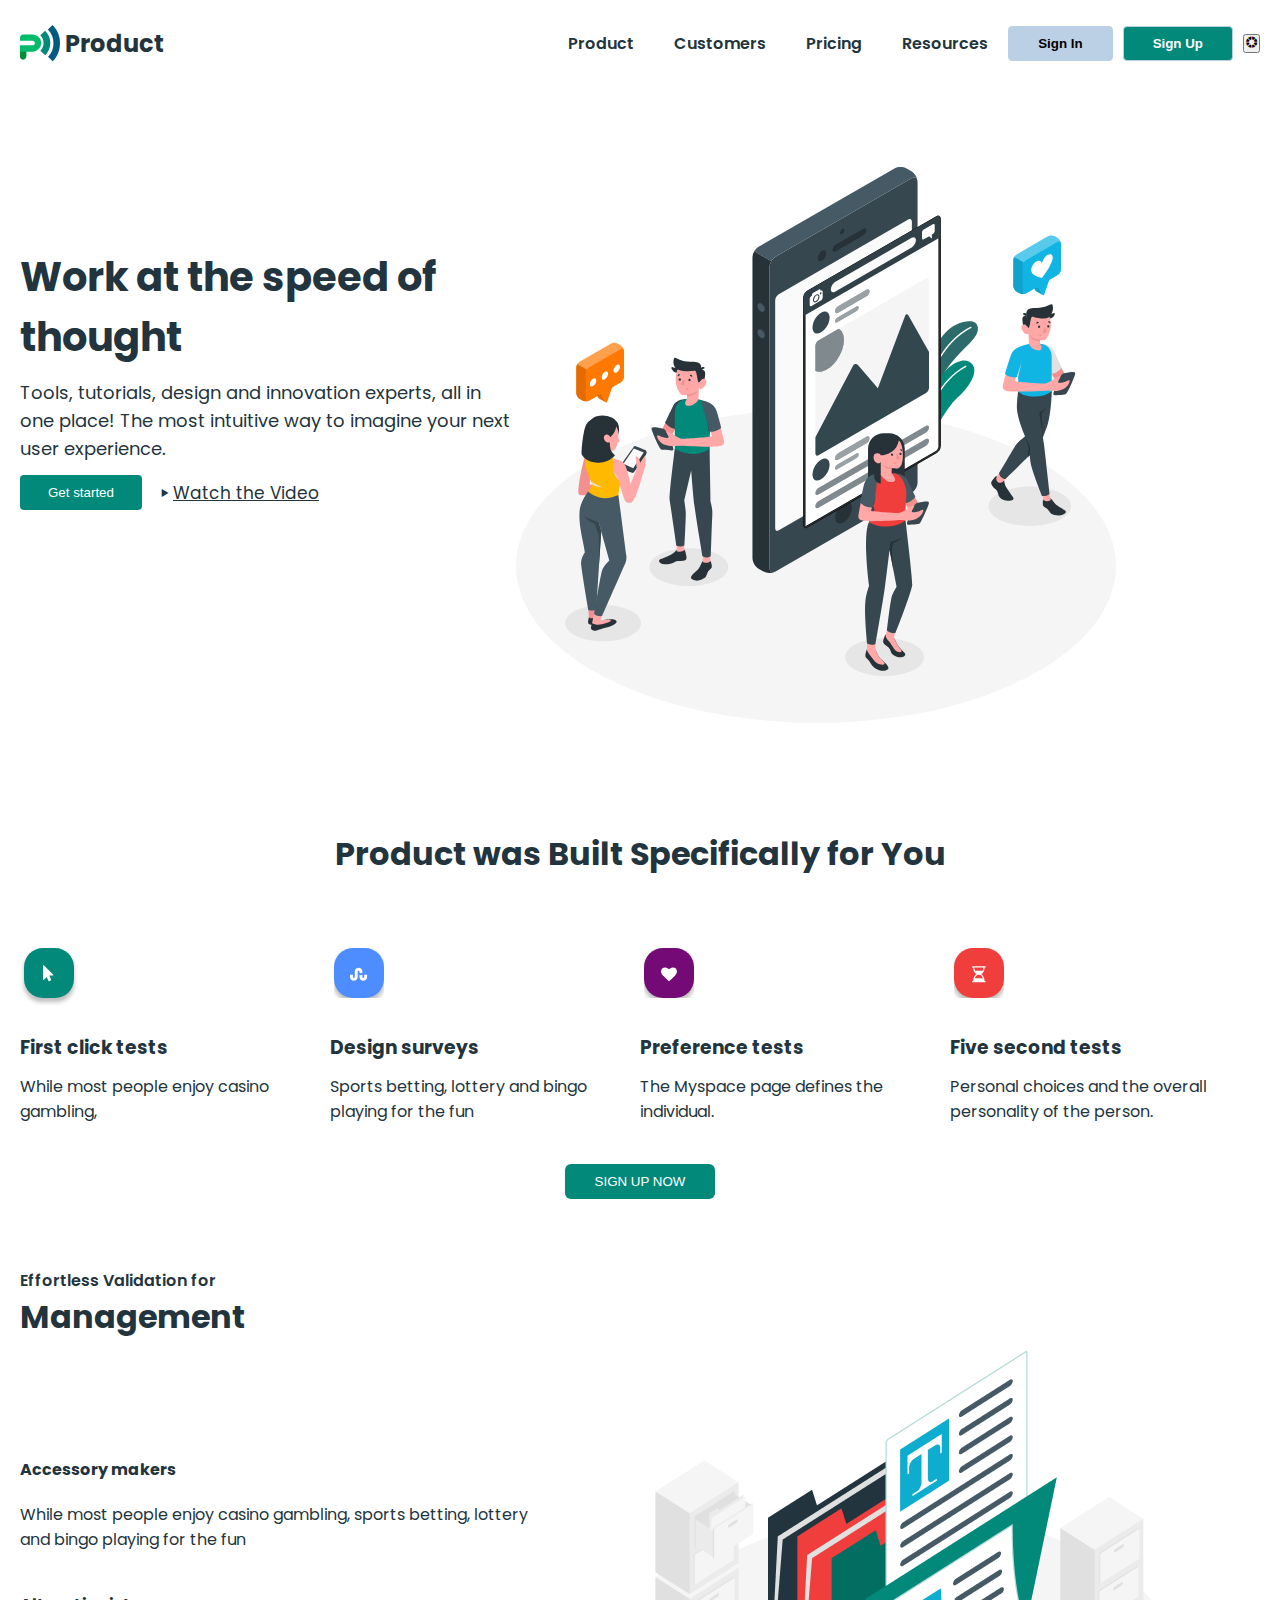
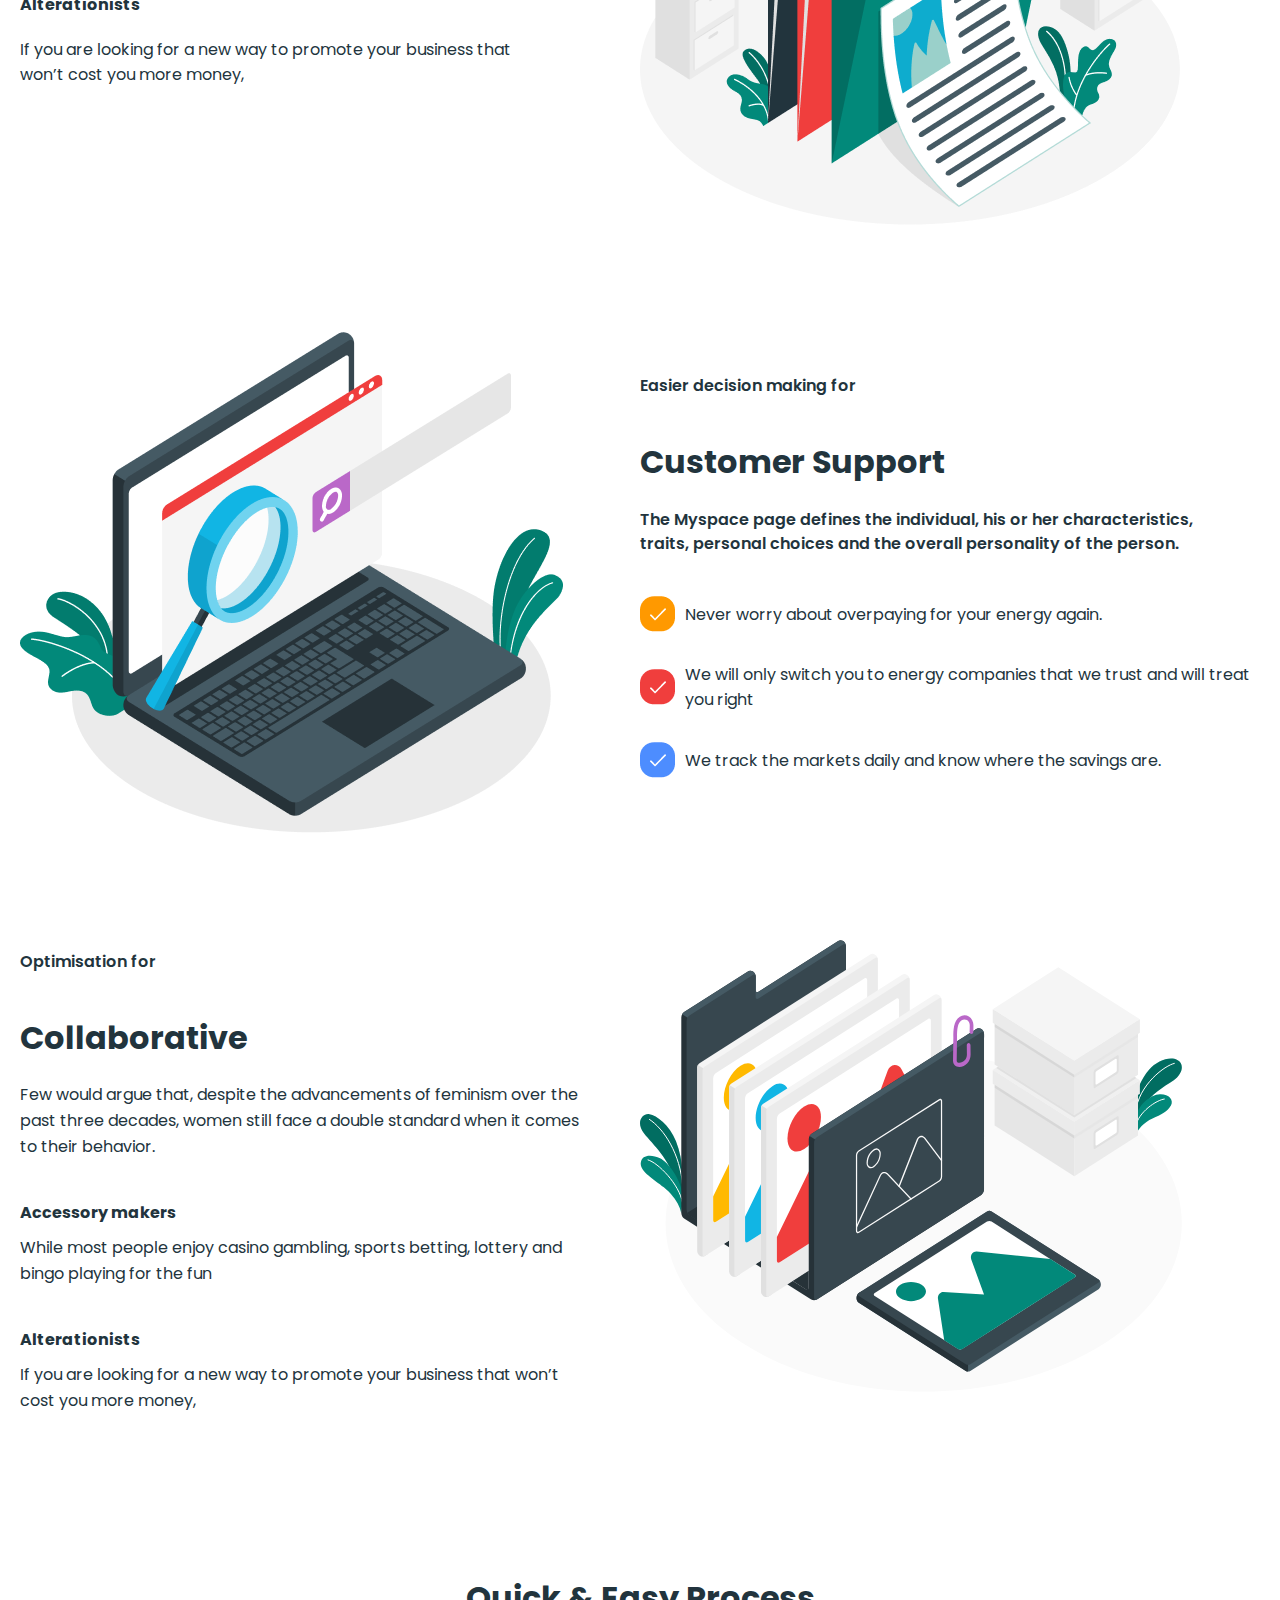
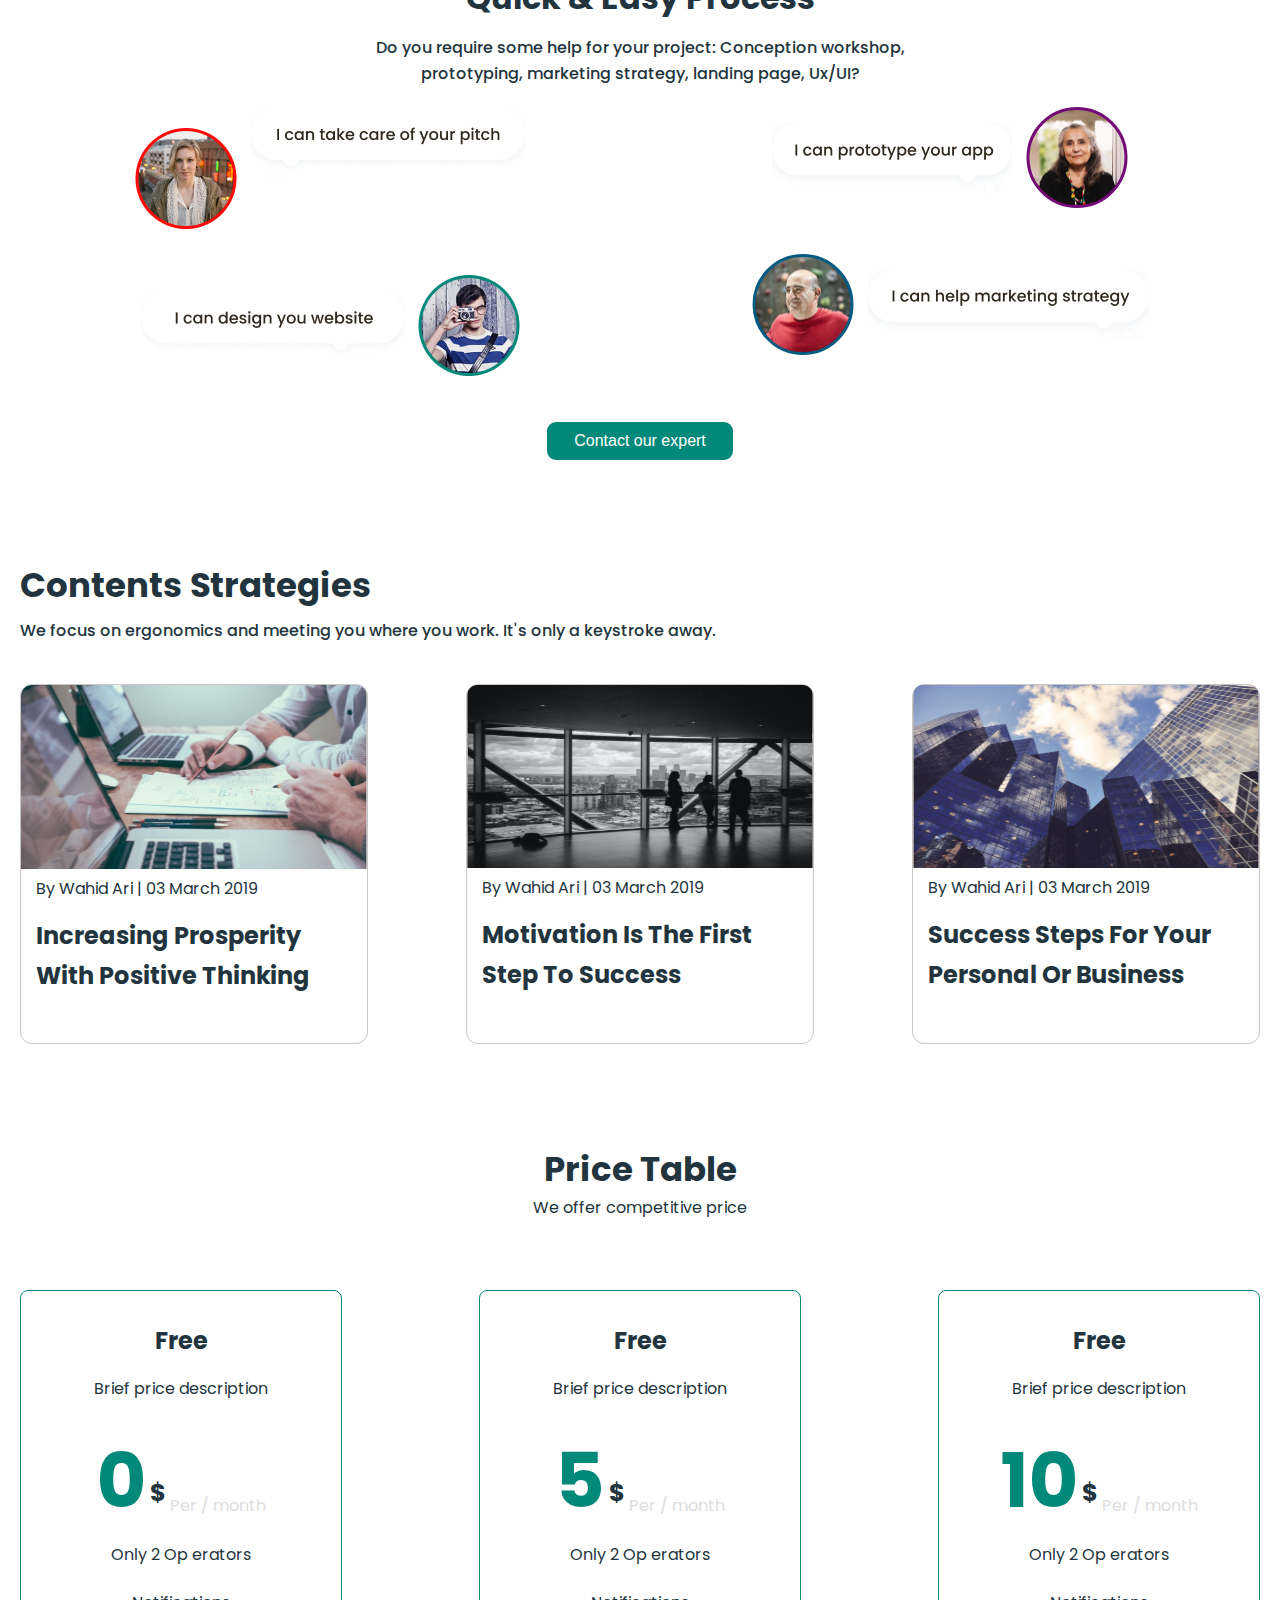
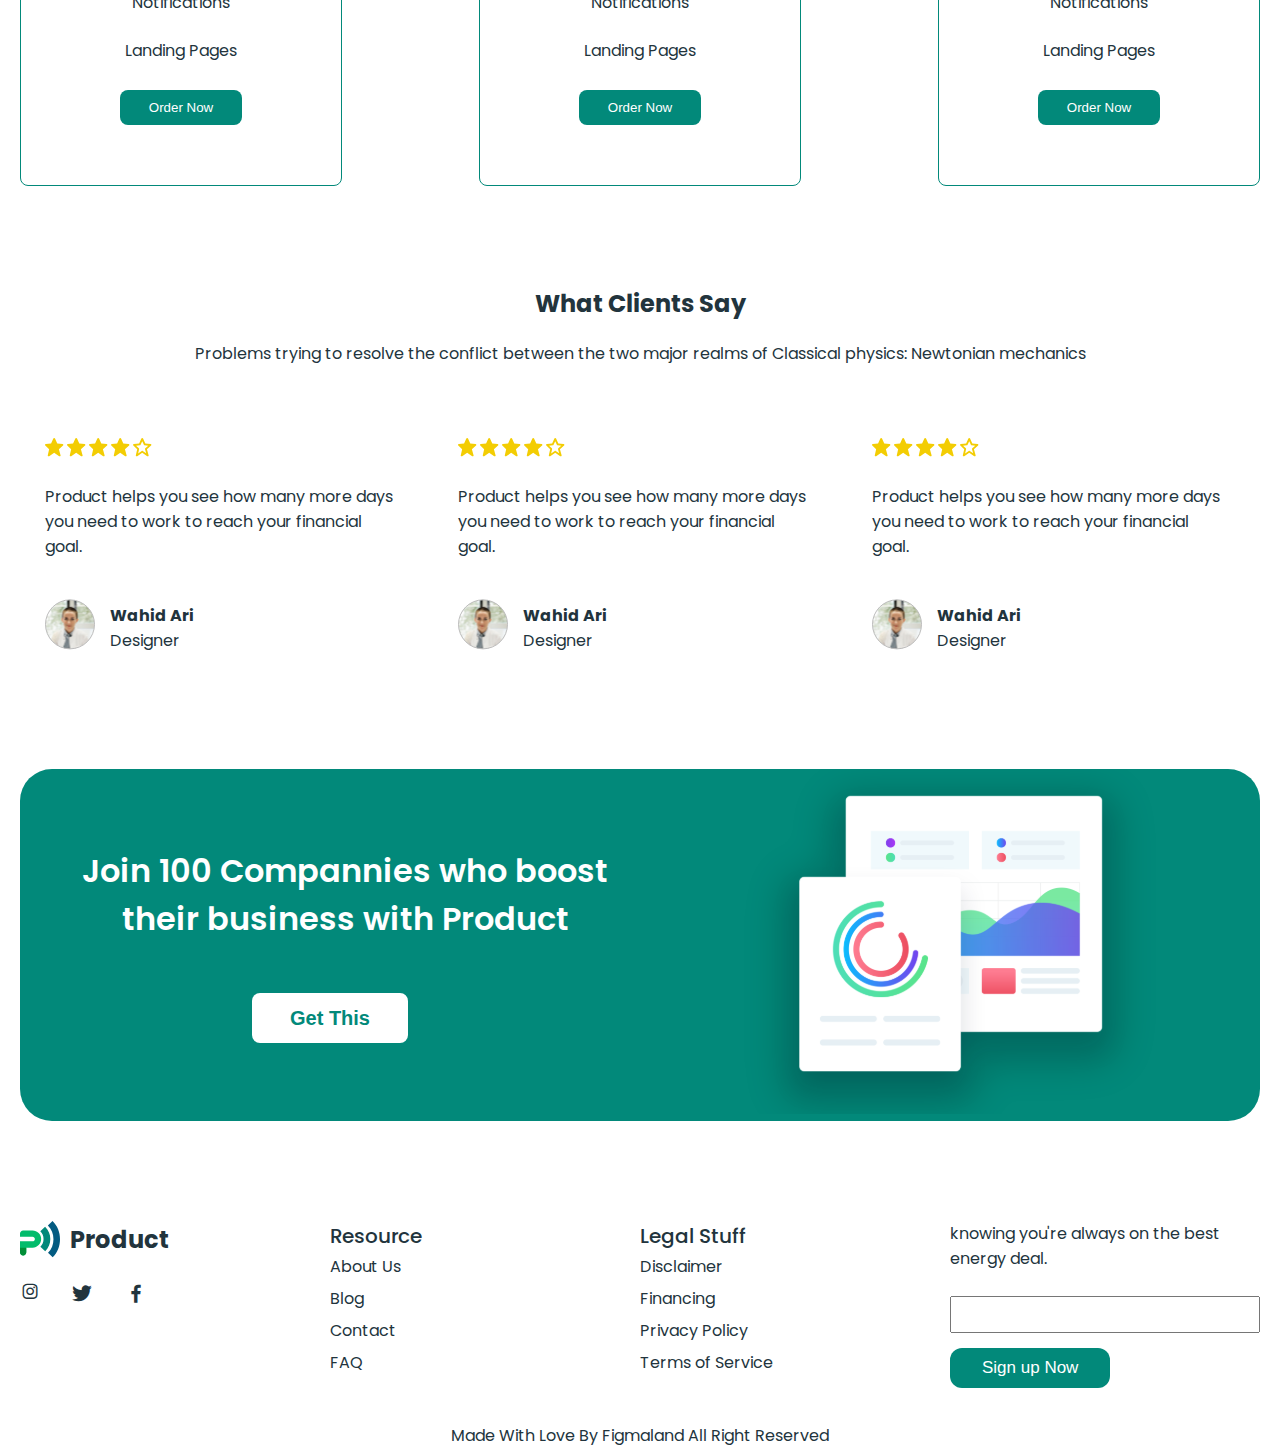
<file: index.html>
<!DOCTYPE html>
<html lang="en">
<head>
    <meta charset="UTF-8">
    <meta http-equiv="X-UA-Compatible" content="IE=edge">
    <meta name="viewport" content="width=device-width, initial-scale=1.0">
    <title>MyProduct maket</title>
    <link href='https://unpkg.com/boxicons@2.1.4/css/boxicons.min.css' rel='stylesheet'>
    <link rel="stylesheet" href="./css/style.css">
    <link rel="stylesheet" href="./css/shared.css">
</head>
<body>
 <header>
  <div class="container">
   <div class="hero">
     <div class="hero_logo">
       <img src="./img/hero-logo.svg" alt="hero-pic">
       <h2>Product</h2>
     </div>
     <div class="show"></div>
     <nav class="navbar" id="navList">
       <ul class="nav_list">
        <li class="nav_item">
            <a class="nav_link" href="#">Product</a>
        </li>
        <li class="nav_item">
            <a class="nav_link" href="customer.html">Customers</a>
        </li>
        <li class="nav_item">
            <a class="nav_link" href="pricing.html">Pricing</a>
        </li>
        <li class="nav_item">
            <a class="nav_link" href="Resources.html">Resources</a>
        </li>
       </ul>
       <div class="send">
        <button class="sign_in">
            <a href="#">Sign In</a>
        </button>
        <button class="sign_up">
            <a href="#">Sign Up</a>
        </button>
        <button id="light"><i class='bx bxs-color'></i></button>
       </div>
     </nav>
     <div class="menu" id="menu">
        <i id="icon" class='bx bx-menu'></i>
     </div>
   </div>
  </div>
 </header> 
 <main>
  <section class="works">
   <div class="container">
    <div class="work">
     <div class="work_describe">
      <h1>Work  at the speed of thought</h1>
      <p>Tools, tutorials, design and innovation experts, all in one place! The most intuitive way to imagine your next user experience.</p>
      <div class="learn">
        <button>Get started</button>
        <div class="video">
            <i class='bx bx-play'></i>
            <a href="#">Watch the Video</a>
        </div>
      </div>
     </div>
     <div class="work_pic">
        <img src="./img/amico.svg" alt="amico">
     </div>
    </div>
   </div>
  </section>
  <section class="product">
   <div class="container">
    <h1>Product  was Built Specifically  for You</h1>
    <div class="product_box">
     <div class="product_info">
       <img src="./img/icon.svg" alt="icon">
       <h3>First click tests</h3>
       <p>While most people enjoy casino gambling,</p>
     </div>
     <div class="product_info">
        <img src="./img/icon(1).svg" alt="icon">
        <h3>Design surveys</h3>
        <p>Sports betting, lottery and bingo playing for the fun</p>
      </div>
      <div class="product_info">
        <img src="./img/icon(2).svg" alt="icon">
        <h3>Preference tests</h3>
        <p>The Myspace page defines the individual.</p>
      </div>
      <div class="product_info">
        <img src="./img/icon(3).svg" alt="icon">
        <h3>Five second tests</h3>
        <p>Personal choices and the overall personality of the person. </p>
      </div>
    </div>
    <button class="sign_btn">SIGN UP NOW</button>
   </div>
  </section>
  <section class="management">
   <div class="container">
    <div class="management_title">
     <p>Effortless Validation for</p>
     <h3>Management</h3>
    </div>
    <div class="management_about">
     <div class="management_info">
      <h4>Accessory makers</h4>
      <p>While most people enjoy casino gambling, sports betting, lottery and bingo playing for the fun</p>
      <h4>Alterationists</h4>
      <p>If you are looking for a new way to promote your business that won’t cost you more money, </p>
     </div>
     <div class="management_pic">
        <img src="./img/amico.png" alt="amico-pic">
     </div>
    </div>
   </div>
  </section>
  <section class="customer">
   <div class="container">
    <div class="customer_describe">
     <div class="customer_pic">
        <img src="./img/amico (2).png" alt="amico">
     </div>
     <div class="customer_info">
      <p class="small_title">Easier decision making for</p>
      <h4>Customer Support</h4>
      <p class="small_title">The Myspace page defines the individual, his or her characteristics, traits, personal choices and the overall personality of the person. </p>
      <ul class="customer_list">
        <li class="customer_item">
            <img src="./img/checced.png" alt="icon">
            <p>Never worry about overpaying for your energy again. </p>
        </li>
        <li class="customer_item">
            <img src="./img/icon.png" alt="icon">
            <p>We will only switch you to energy companies that we trust and will treat you right </p>
        </li>
        <li class="customer_item">
            <img src="./img/checked.png" alt="icon">
            <p>We track the markets daily and know where the savings are. </p>
        </li>
      </ul>
    </div>
    </div>
   </div>
  </section>
  <section class="Collaborative">
   <div class="container">
    <div class="Collaborative_about">
     <div class="collaborative_info">
      <p class="small_title">Optimisation for</p>
      <h3>Collaborative</h4>
      <ul class="collaborative_list">
        <li class="collaborative_item">
         <p>Few would argue that, despite the advancements of feminism over the past three decades, women still face a double standard when it comes to their behavior. </p>
        </li>
        <li class="collaborative_item">
         <h4>Accessory makers</h4>
         <p>While most people enjoy casino gambling, sports betting, lottery and bingo playing for the fun</p>
        </li>
        <li class="collaborative_item">
         <h4>Alterationists</h4>
         <p>If you are looking for a new way to promote your business that won’t cost you more money, </p>
        </li>
      </ul>
     </div>
     <div class="collaborative_pic">
        <img src="./img/amico(3).svg" alt="amico">
     </div>
    </div>
   </div>
  </section>
  <section class="Process">
   <div class="container">
    <h3>Quick & Easy Process</h3>
    <p>Do you require some help for your project: Conception workshop,<br>  prototyping, marketing strategy, landing page, Ux/UI?</p>
    <div class="Process_about">
     <div class="people_about">
      <div class="people_pic">
        <img src="./img/people.png" alt="people">
      </div>
      <div class="people_pic">
        <img src="./img/people(2).png" alt="people">
      </div>
     </div>
     <div class="people_about">
        <div class="people_pic">
          <img src="./img/people.svg" alt="people">
        </div>
        <div class="people_pic">
          <img src="./img/people(2).svg" alt="people">
        </div>
       </div>
    </div>
    <button class="contact_btn">Contact our expert</button>
   </div>
  </section>
  <section class="contents">
   <div class="container">
    <h3>Contents Strategies</h3>
    <p class="info">We focus on ergonomics and meeting you where you work. It's only a keystroke away. </p>
    <div class="contents_box">
     <div class="content">
      <img src="./img/image(1).svg" alt="image">
      <p>By Wahid Ari |  03 March 2019</p>
      <h4>Increasing Prosperity With Positive Thinking</h4>
     </div>
     <div class="content">
        <img src="./img/image(2).svg" alt="image">
        <p>By Wahid Ari |  03 March 2019</p>
        <h4>Motivation Is The First Step To Success</h4>
       </div>
       <div class="content">
        <img src="./img/image(3).svg" alt="image">
        <p>By Wahid Ari |  03 March 2019</p>
        <h4>Success Steps For Your Personal Or Business</h4>
       </div>
    </div>
   </div>
  </section>
  <section class="price_section">
   <div class="container">
    <h3>Price Table</h3>
    <p>We offer competitive price</p>
    <div class="price_box">
     <div class="price">
        <h4>Free</h4>
        <p>Brief price description</p>
        <div class="summa">
         <span>0</span>
         <sup>$</sup>
         <sub>Per / month</sub>
        </div>
        <ul>
         <li>Only 2 Op erators</li>
         <li>Notifications</li>
         <li>Landing Pages</li>
        </ul>
        <button class="order_btn">Order Now</button>
     </div>
     <div class="price">
        <h4>Free</h4>
        <p>Brief price description</p>
        <div class="summa">
         <span>5</span>
         <sup>$</sup>
         <sub>Per / month</sub>
        </div>
        <ul>
         <li>Only 2 Op erators</li>
         <li>Notifications</li>
         <li>Landing Pages</li>
        </ul>
        <button class="order_btn">Order Now</button>
     </div>
     <div class="price">
        <h4>Free</h4>
        <p>Brief price description</p>
        <div class="summa">
         <span>10</span>
         <sup>$</sup>
         <sub>Per / month</sub>
        </div>
        <ul>
         <li>Only 2 Op erators</li>
         <li>Notifications</li>
         <li>Landing Pages</li>
        </ul>
        <button class="order_btn">Order Now</button>
     </div>
    </div>
   </div>
  </section>
  <section class="clients">
   <div class="container">
    <h2>What Clients Say</h2>
    <p class="client_title">Problems trying to resolve the conflict between   the two major realms of Classical physics: Newtonian mechanics </p>
    <div class="client_about">
     <div class="client">
      <img src="./img/star.svg" alt="star-photo">
      <p class="product_title">Product helps you see how many more days you need to work to  reach your financial goal.</p>
      <div class="people_job">
        <div class="people_img">
         <img src="./img/Ellipse.svg" alt="ellipse">
        </div>
        <div class="people_info">
         <h4>Wahid Ari</h4>
         <p>Designer</p>
        </div>
      </div>
     </div>
     <div class="client">
        <img src="./img/star.svg" alt="star-photo">
        <p class="product_title">Product helps you see how many more days you need to work to  reach your financial goal.</p>
        <div class="people_job">
          <div class="people_img">
           <img src="./img/Ellipse.svg" alt="ellipse">
          </div>
          <div class="people_info">
           <h4>Wahid Ari</h4>
           <p>Designer</p>
          </div>
        </div>
       </div>
       <div class="client">
        <img src="./img/star.svg" alt="star-photo">
        <p class="product_title">Product helps you see how many more days you need to work to  reach your financial goal.</p>
        <div class="people_job">
          <div class="people_img">
           <img src="./img/Ellipse.svg" alt="ellipse">
          </div>
          <div class="people_info">
           <h4>Wahid Ari</h4>
           <p>Designer</p>
          </div>
        </div>
       </div>
    </div>
   </div>
  </section>
  <section class="join">
   <div class="container">
    <div class="joining">
     <div class="join_info">
      <h2>Join 100 Compannies who boost their business with Product</h2>
      <button>Get This</button>
    </div>
    <div class="join_pic">
        <img src="./img/screen.svg" alt="screen-photo">
    </div>
    </div>
   </div>
  </section>
 </main>
 <footer>
  <div class="container">
    <div class="footer_list">
     <div class="network">
      <div class="footer_logo">
        <img src="./img/hero-logo.svg" alt="hero-pic">
        <h2>Product</h2>
      </div>
      <ul class="network_list">
        <li class="network_item">
         <i class='bx bxl-instagram'></i>
        </li>
        <li class="network_item">
         <i class='bx bxl-twitter'></i>
        </li>
        <li class="network_item">
         <i class='bx bxl-facebook'></i>
        </li>
      </ul>
     </div>
     <ul class="Resource_list">
        <li class="Resource_item">Resource</li>
        <li class="Resource_item">About Us</li>
        <li class="Resource_item"> Blog</li>
        <li class="Resource_item">Contact</li>
        <li class="Resource_item">FAQ</li>
     </ul>
     <ul class="legal_list">
        <li class="legal_item">Legal Stuff</li>
        <li class="legal_item">Disclaimer</li>
        <li class="legal_item"> Financing</li>
        <li class="legal_item"> Privacy Policy</li>
        <li class="legal_item">Terms of Service</li>
     </ul>
     <div class="energy">
      <p>knowing you're always on the best energy deal.</p> 
      <form>
        <input class="text" type="text">
        <input class="submit" type="submit" value="Sign up Now">
      </form>
     </div>
    </div>
    <p class="last_p">Made With Love By Figmaland All Right Reserved </p>
   </div>
 </footer>
</body>
<script src="./js/app.js"></script>
</html>
</file>
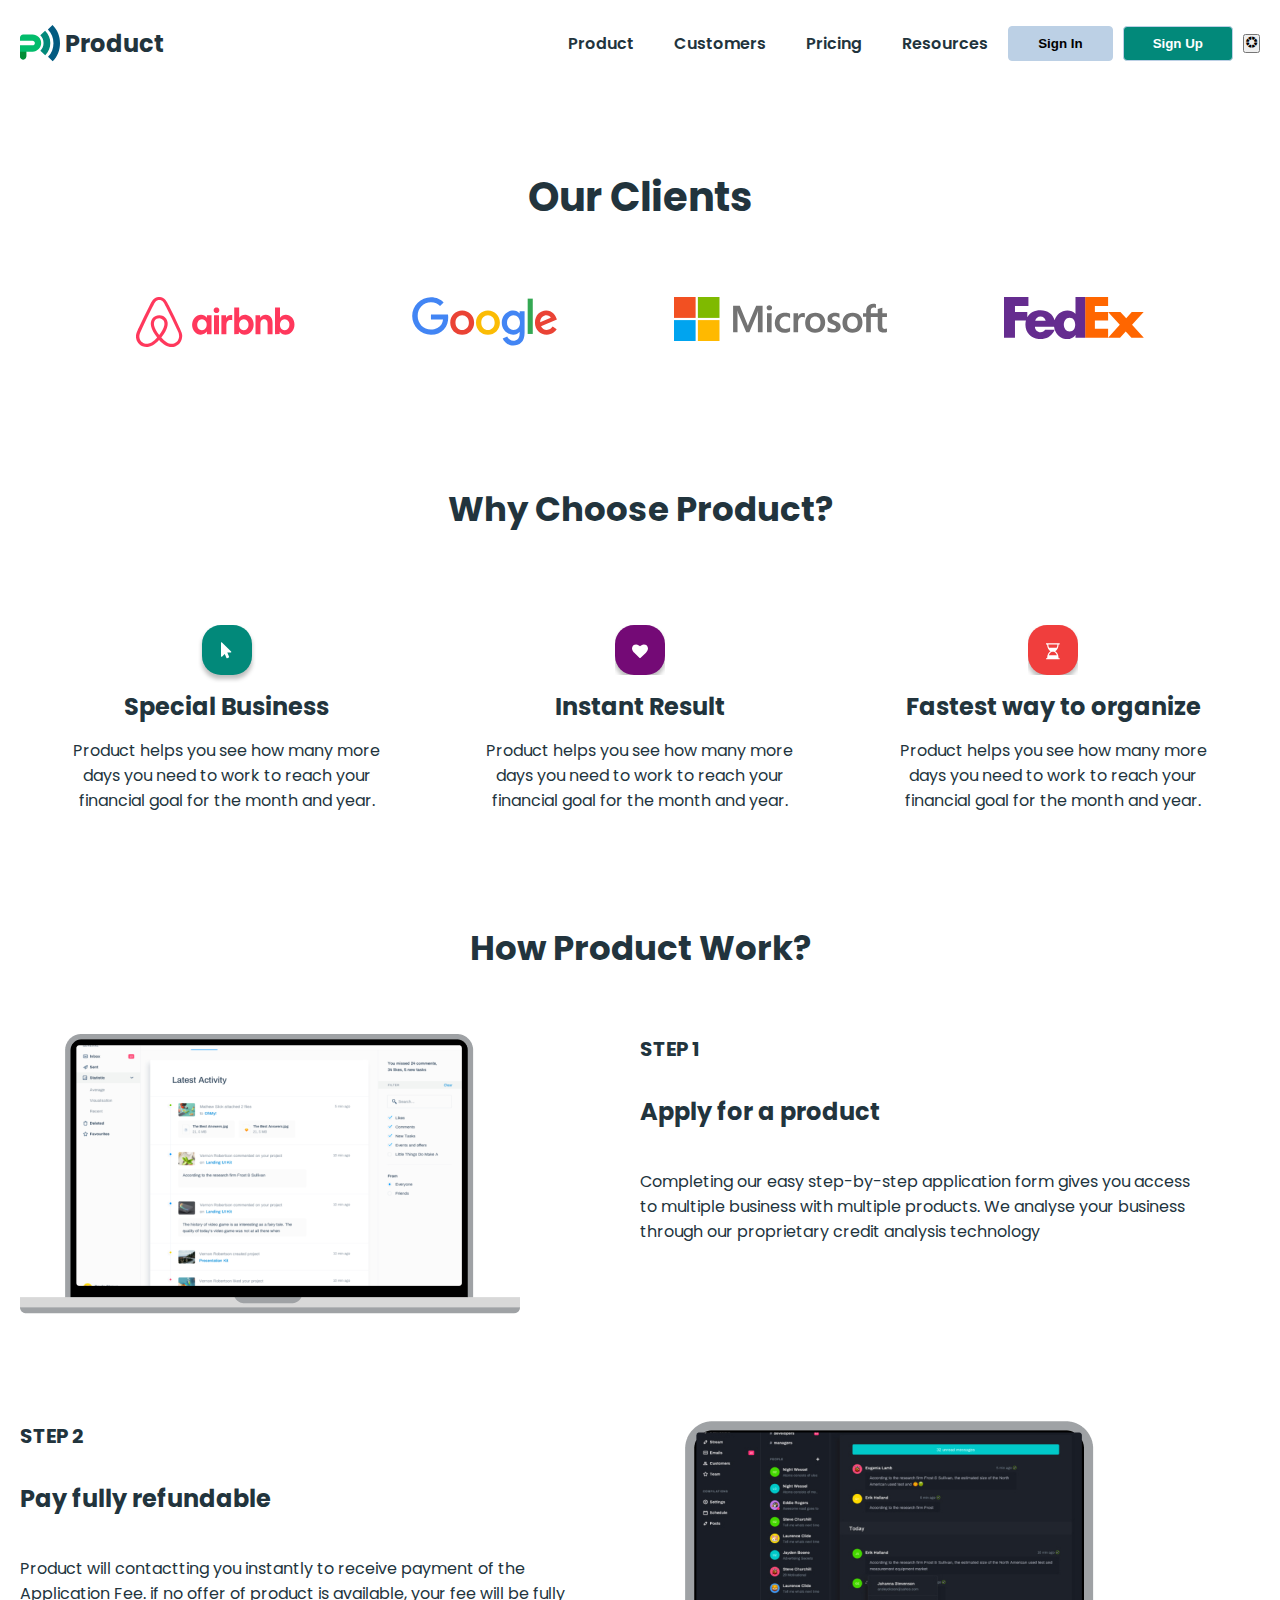
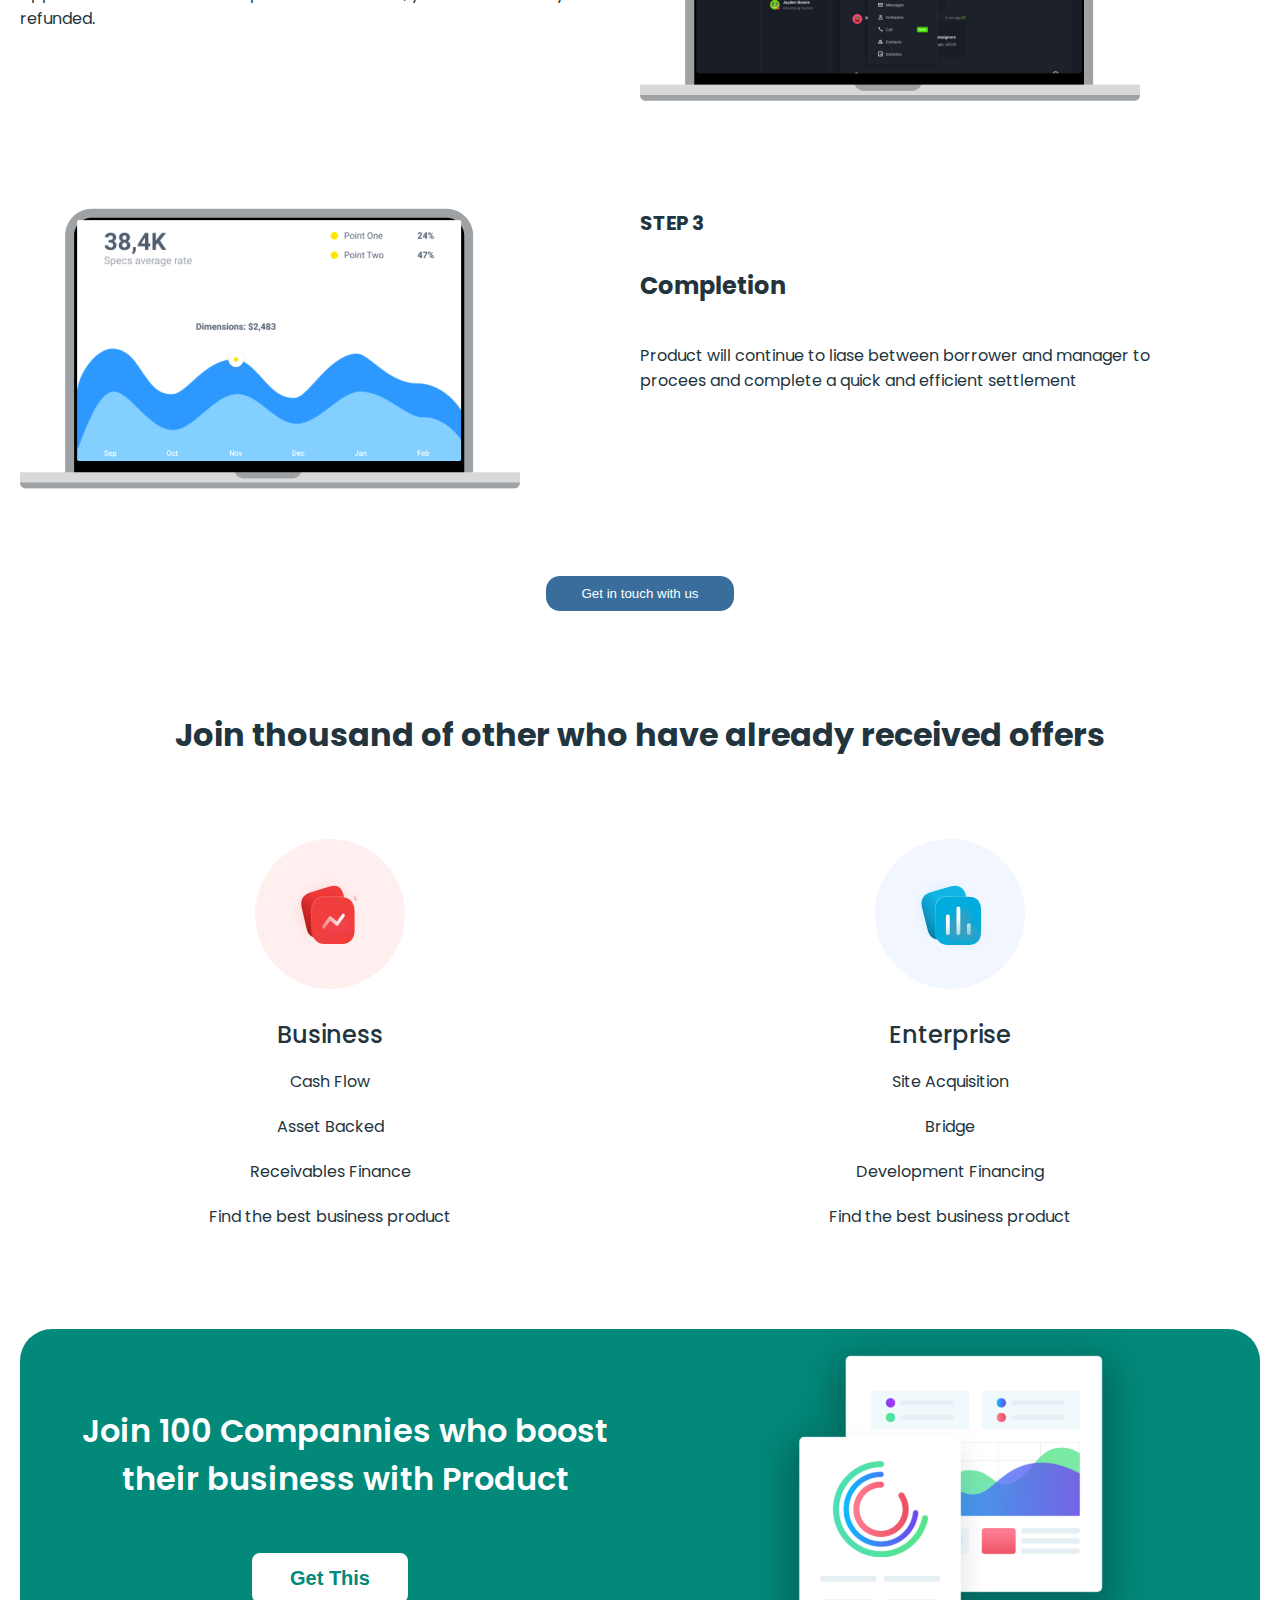
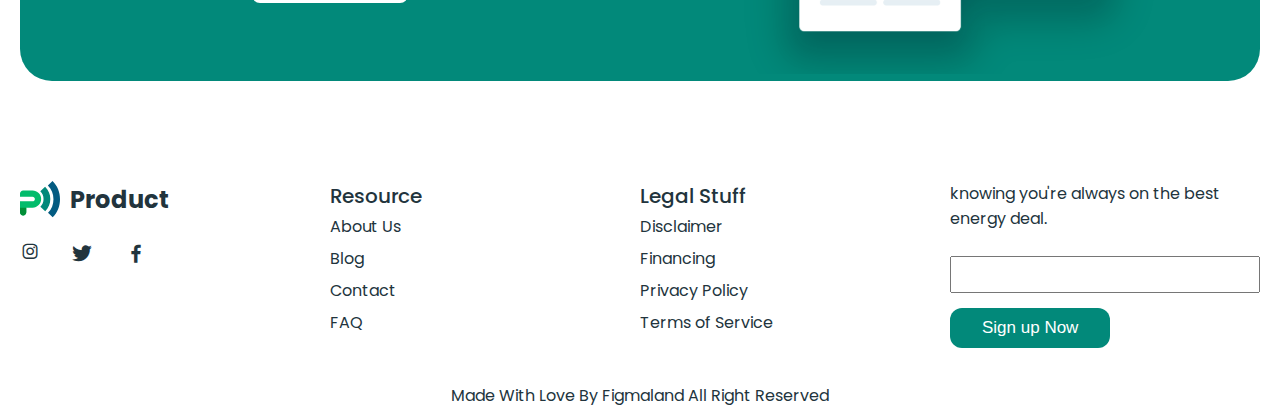
<file: customer.html>
<!DOCTYPE html>
<html lang="en">
<head>
    <meta charset="UTF-8">
    <meta http-equiv="X-UA-Compatible" content="IE=edge">
    <meta name="viewport" content="width=device-width, initial-scale=1.0">
    <title>customer</title>
    <link href='https://unpkg.com/boxicons@2.1.4/css/boxicons.min.css' rel='stylesheet'>
    <link rel="stylesheet" href="./css/style.css">
    <link rel="stylesheet" href="./css/customer.css">
    <link rel="stylesheet" href="./css/shared.css">
</head>
<body>
  <header>
        <div class="container">
         <div class="hero">
           <div class="hero_logo">
             <img src="./img/hero-logo.svg" alt="hero-pic">
             <h2>Product</h2>
           </div>
           <div class="show"></div>
           <nav class="navbar" id="navList">
             <ul class="nav_list">
              <li class="nav_item">
                  <a class="nav_link" href="index.html">Product</a>
              </li>
              <li class="nav_item">
                  <a class="nav_link" href="customer.html">Customers</a>
              </li>
              <li class="nav_item">
                  <a class="nav_link" href="pricing.html">Pricing</a>
              </li>
              <li class="nav_item">
                  <a class="nav_link" href="Resources.html">Resources</a>
              </li>
             </ul>
             <div class="send">
              <button class="sign_in">
                  <a href="#">Sign In</a>
              </button>
              <button class="sign_up">
                  <a href="#">Sign Up</a>
              </button>
              <button id="light"><i class='bx bxs-color'></i></button>
             </div>
           </nav>
           <div class="menu" id="menu">
              <i id="icon" class='bx bx-menu'></i>
           </div>
         </div>
        </div>
  </header>  
  <main>
   <section class="company">
    <div class="container">
     <h1>Our Clients</h1>
     <ul class="logo_list">
      <li class="logo_item">
       <img src="./img/AirbnbLogo.svg" alt="photo">
      </li>
      <li class="logo_item">
        <img src="./img/GoogleLogo.svg" alt="photo">
       </li>
       <li class="logo_item">
        <img src="./img/MicrosoftLogo.svg" alt="photo">
       </li>
       <li class="logo_item">
        <img src="./img/FedExLogo.svg" alt="photo">
       </li>
     </ul>
    </div>
   </section>
   <section class="choose">
    <div class="container">
     <h1>Why Choose Product?</h1>
     <div class="choose_box">
      <div class="choose_info">
        <img src="./img/icon.svg" alt="icon">
        <h4>Special Business</h4>
        <p>Product helps you see how many  more days you need to work to reach your financial goal    for the month and year.</p>
      </div>
      <div class="choose_info">
        <img src="./img/icon(2).svg" alt="icon">
        <h4>Instant Result</h4>
        <p>Product helps you see how many  more days you need to work to reach your financial goal    for the month and year.</p>
      </div>
      <div class="choose_info">
        <img src="./img/icon(3).svg" alt="icon">
        <h4>Fastest way to organize</h4>
        <p>Product helps you see how many  more days you need to work to reach your financial goal    for the month and year.</p>
      </div>
     </div>
    </div>
   </section>
   <section class="products">
    <div class="container">
     <h2>How Product Work?</h2>
     <div class="product_describe">
      <div class="img">
        <img src="./img/mac1.png" alt="photo">
      </div>
      <div class="product_infos">
        <h4>STEP 1</h4>
        <h3>Apply for a product</h3>
        <p>Completing our easy step-by-step application form gives you access to multiple business with multiple products. We analyse your business through our proprietary credit analysis technology </p>
      </div>
      <div class="product_infos">
        <h4>STEP 2</h4>
        <h3>Pay fully refundable</h3>
        <p>Product will contactting you instantly to receive payment of the Application Fee. if no offer of product is available, your fee will be fully refunded. </p>
      </div>
      <div class="img">
        <img src="./img/mac2.png" alt="photo">
      </div>
      <div class="img">
        <img src="./img/mac3.png" alt="photo">
      </div>
      <div class="product_infos">
        <h4>STEP 3</h4>
        <h3>Completion</h3>
        <p>Product will continue to liase between borrower and manager to procees and complete a quick and efficient settlement </p>
      </div>
     </div>
     <button>Get in touch with us</button>
    </div>
   </section>
   <section class="thoughts">
    <div class="container">
     <h2>Join thousand of other who have  already received offers</h2>
     <div class="thoughts_box">
      <div class="thoughts_info">
        <img src="./img/Placeholder.svg" alt="photo">
        <h4>Business</h4>
        <ul class="types">
         <li class="item">Cash Flow </li>
         <li class="item"> Asset Backed</li>
         <li class="item"> Receivables Finance</li>
        </ul>
        <p>Find the best business product</p>
      </div>
      <div class="thoughts_info">
        <img src="./img/Placeholder(1).svg" alt="photo">
        <h4>Enterprise</h4>
        <ul class="types">
         <li class="item">Site Acquisition </li>
         <li class="item"> Bridge</li>
         <li class="item"> Development Financing</li>
        </ul>
        <p>Find the best business product</p>
      </div>
     </div>
    </div>
   </section>
   <section class="join">
    <div class="container">
     <div class="joining">
      <div class="join_info">
       <h2>Join 100 Compannies who boost their business with Product</h2>
       <button>Get This</button>
     </div>
     <div class="join_pic">
         <img src="./img/screen.svg" alt="screen-photo">
     </div>
     </div>
    </div>
   </section>
  </main>
  <footer>
    <div class="container">
      <div class="footer_list">
       <div class="network">
        <div class="footer_logo">
          <img src="./img/hero-logo.svg" alt="hero-pic">
          <h2>Product</h2>
        </div>
        <ul class="network_list">
          <li class="network_item">
           <i class='bx bxl-instagram'></i>
          </li>
          <li class="network_item">
           <i class='bx bxl-twitter'></i>
          </li>
          <li class="network_item">
           <i class='bx bxl-facebook'></i>
          </li>
        </ul>
       </div>
       <ul class="Resource_list">
          <li class="Resource_item">Resource</li>
          <li class="Resource_item">About Us</li>
          <li class="Resource_item"> Blog</li>
          <li class="Resource_item">Contact</li>
          <li class="Resource_item">FAQ</li>
       </ul>
       <ul class="legal_list">
          <li class="legal_item">Legal Stuff</li>
          <li class="legal_item">Disclaimer</li>
          <li class="legal_item"> Financing</li>
          <li class="legal_item"> Privacy Policy</li>
          <li class="legal_item">Terms of Service</li>
       </ul>
       <div class="energy">
        <p>knowing you're always on the best energy deal.</p> 
        <form>
          <input class="text" type="text">
          <input class="submit" type="submit" value="Sign up Now">
        </form>
       </div>
      </div>
      <p class="last_p">Made With Love By Figmaland All Right Reserved </p>
     </div>
  </footer>
</body>
<script src="./js/app.js"></script>
</html>
</file>
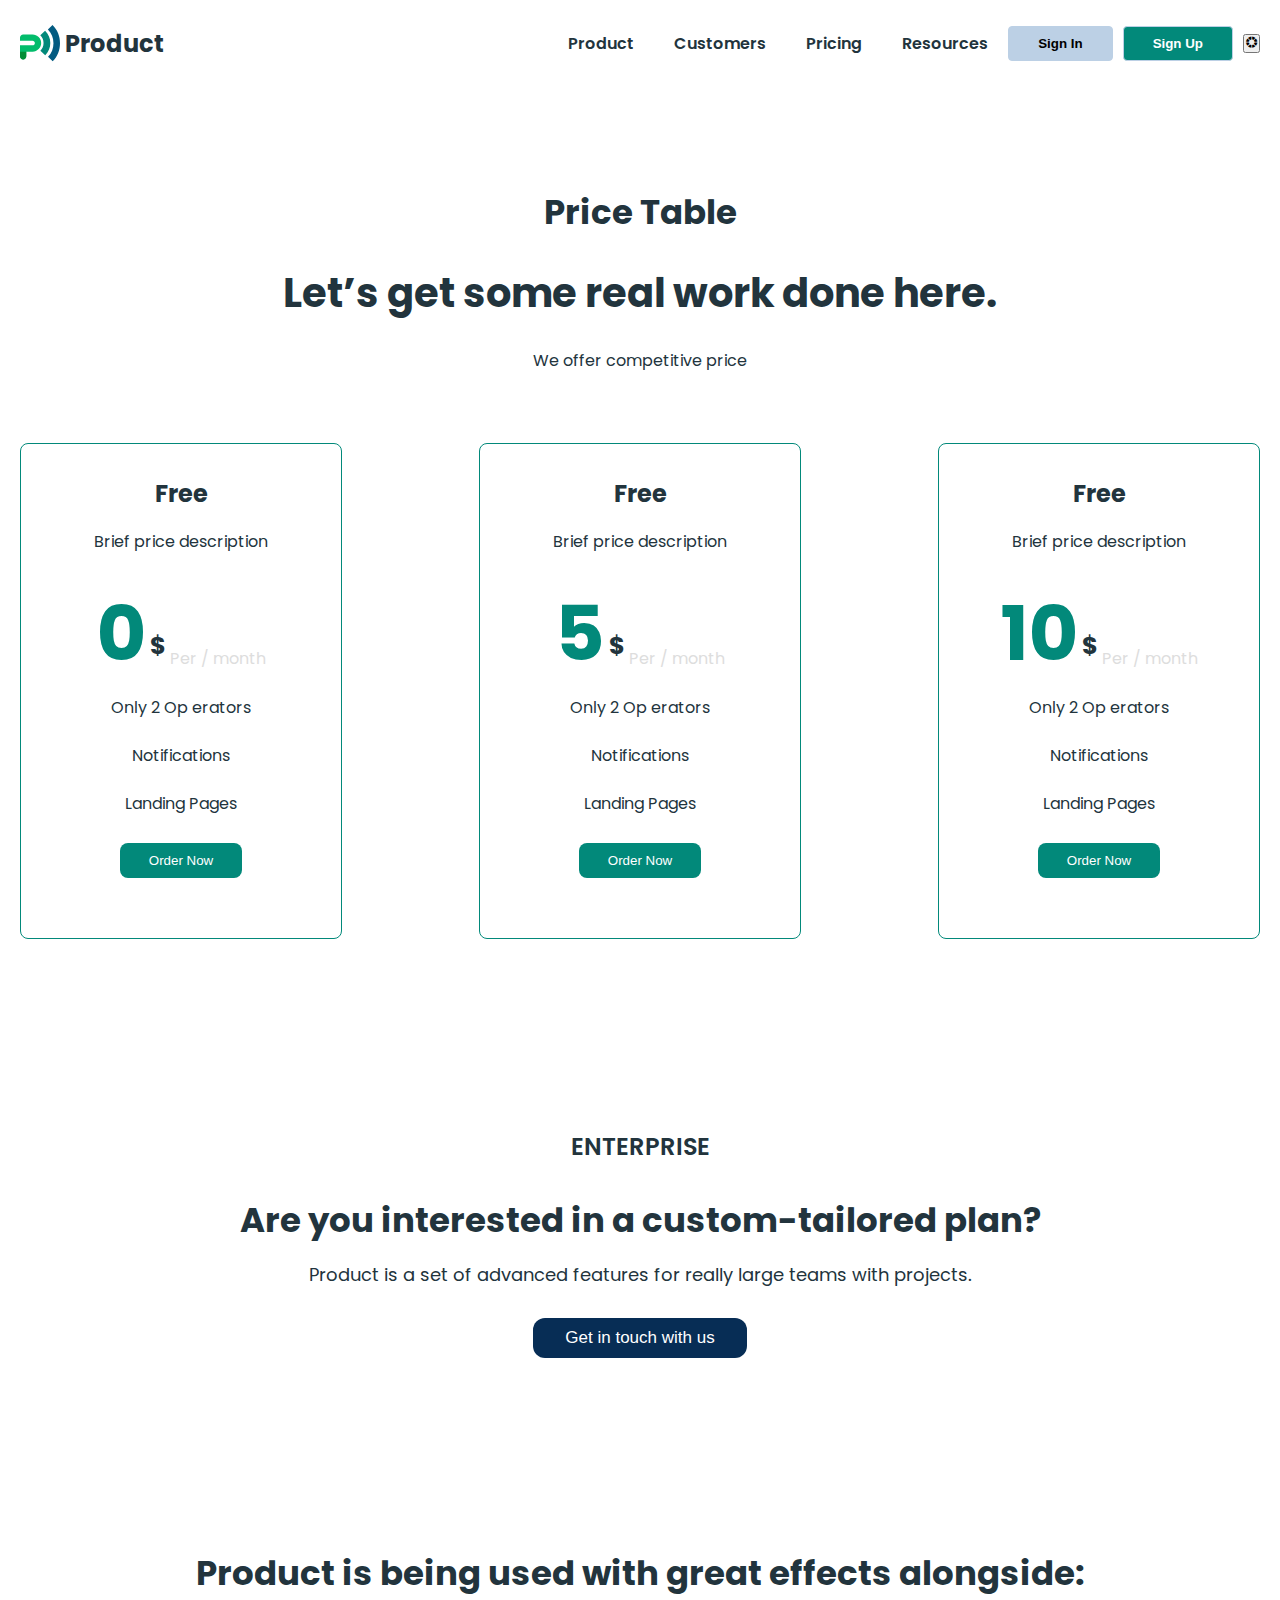
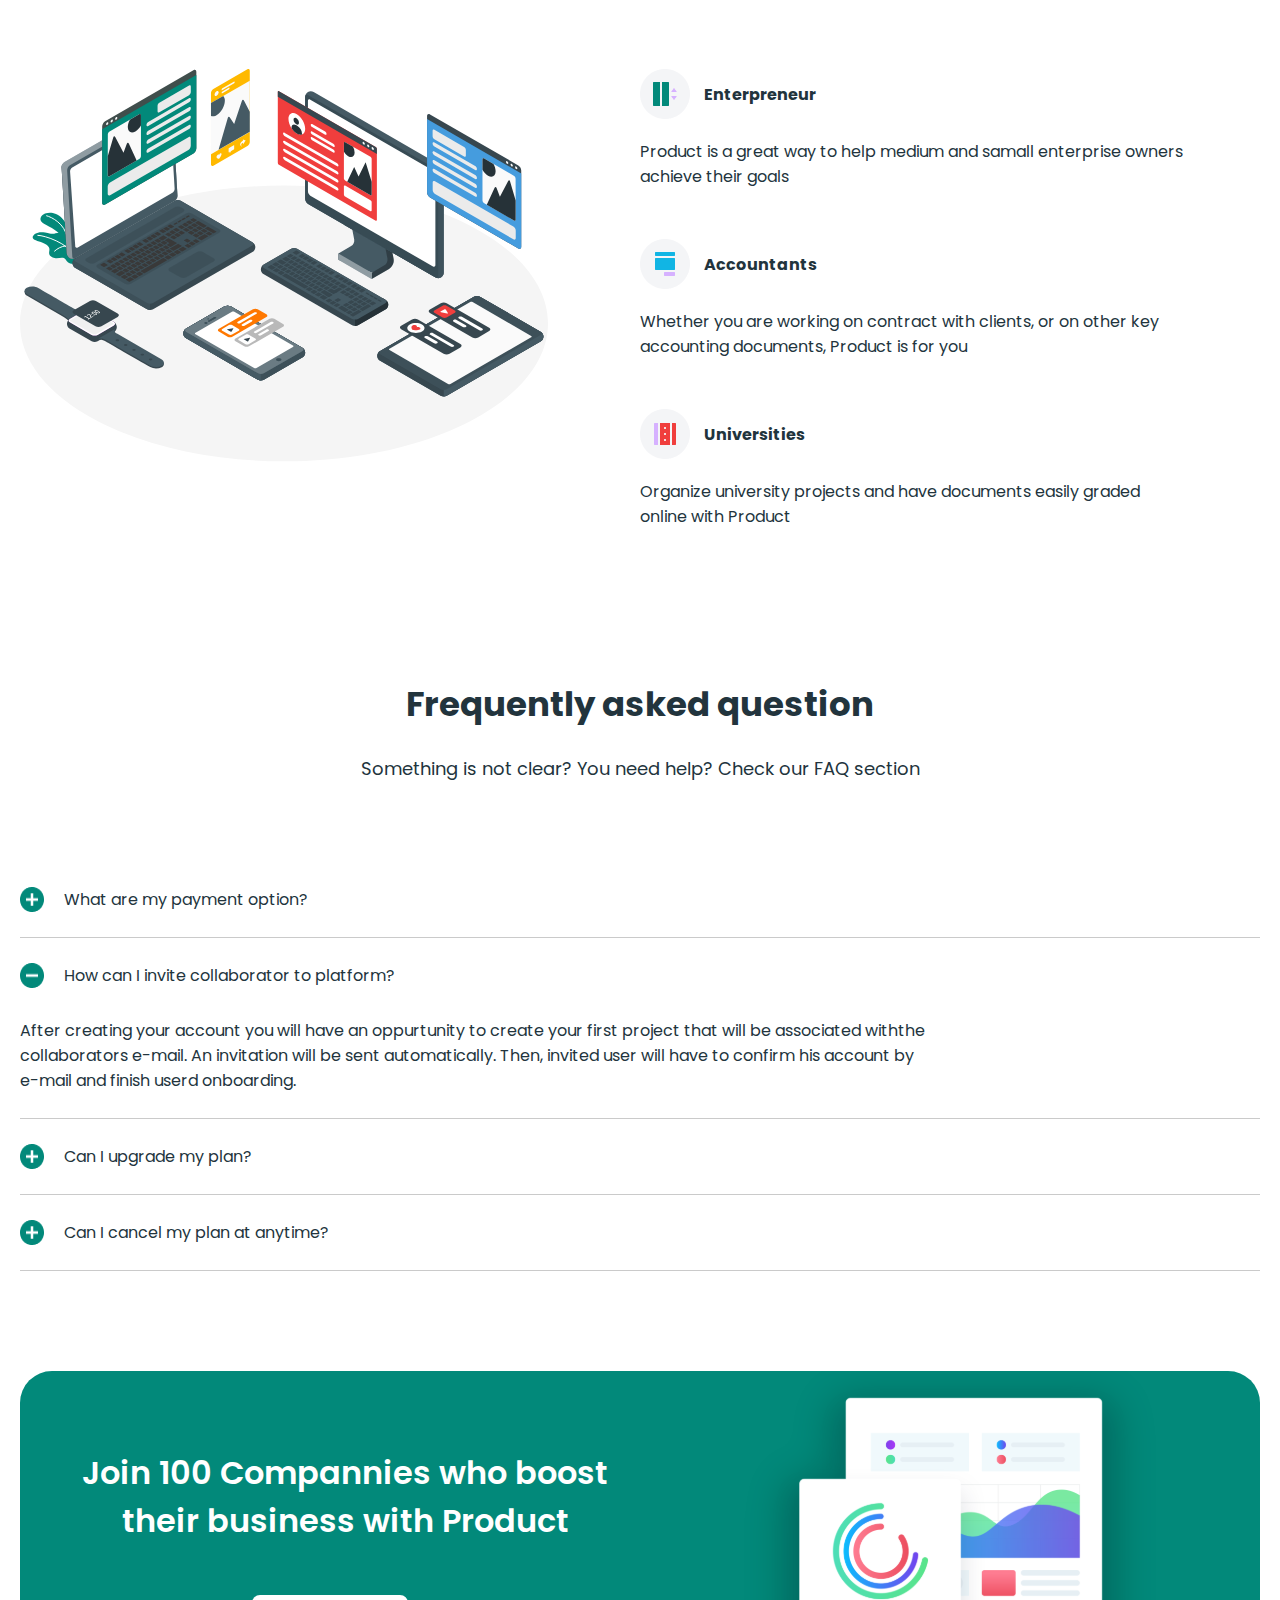
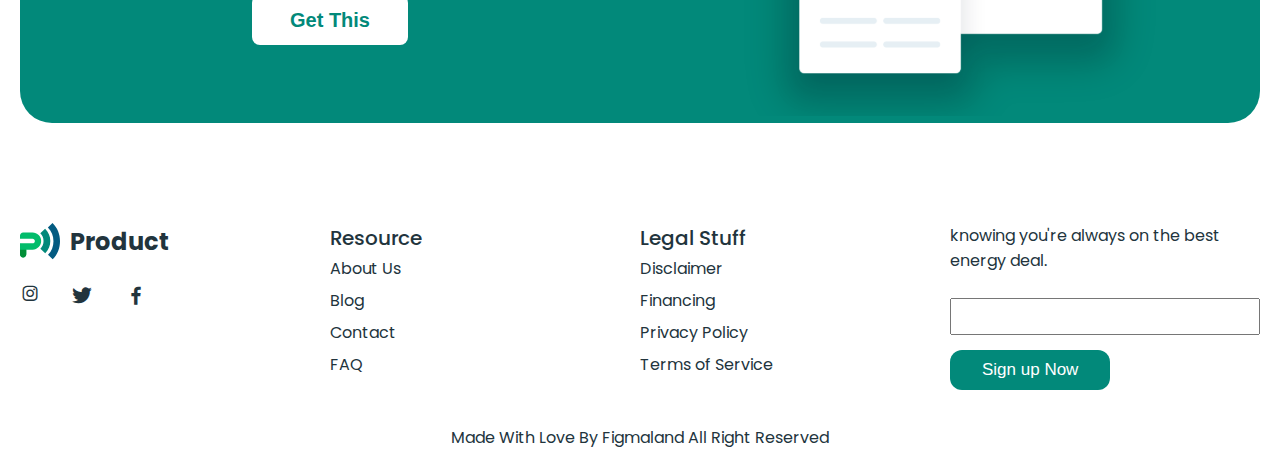
<file: pricing.html>
<!DOCTYPE html>
<html lang="en">
<head>
    <meta charset="UTF-8">
    <meta http-equiv="X-UA-Compatible" content="IE=edge">
    <meta name="viewport" content="width=device-width, initial-scale=1.0">
    <title>customer</title>
    <link href='https://unpkg.com/boxicons@2.1.4/css/boxicons.min.css' rel='stylesheet'>
    <link rel="stylesheet" href="./css/style.css">
    <link rel="stylesheet" href="./css/pricing.css">
    <link rel="stylesheet" href="./css/shared.css">
</head>
<body>
  <header>
     <div class="container">
      <div class="hero">
        <div class="hero_logo">
             <img src="./img/hero-logo.svg" alt="hero-pic">
             <h2>Product</h2>
        </div>
        <div class="show"></div>
        <nav class="navbar" id="navList">
             <ul class="nav_list">
              <li class="nav_item">
                  <a class="nav_link" href="index.html">Product</a>
              </li>
              <li class="nav_item">
                  <a class="nav_link" href="customer.html">Customers</a>
              </li>
              <li class="nav_item">
                  <a class="nav_link" href="pricing.html">Pricing</a>
              </li>
              <li class="nav_item">
                  <a class="nav_link" href="Resources.html">Resources</a>
              </li>
             </ul>
             <div class="send">
              <button class="sign_in">
                  <a href="#">Sign In</a>
              </button>
              <button class="sign_up">
                  <a href="#">Sign Up</a>
              </button>
              <button id="light"><i class='bx bxs-color'></i></button>
             </div>
        </nav>
        <div class="menu" id="menu">
         <i id="icon" class='bx bx-menu'></i>
        </div>
      </div>
     </div>
  </header> 
  <main>
    <section class="price_section pricing">
        <div class="container">
         <h3>Price Table</h3>
         <h2>Let’s get some real work done here.</h2>
         <p>We offer competitive price</p>
         <div class="price_box">
          <div class="price">
             <h4>Free</h4>
             <p>Brief price description</p>
             <div class="summa">
              <span>0</span>
              <sup>$</sup>
              <sub>Per / month</sub>
             </div>
             <ul>
              <li>Only 2 Op erators</li>
              <li>Notifications</li>
              <li>Landing Pages</li>
             </ul>
             <button class="order_btn">Order Now</button>
          </div>
          <div class="price">
             <h4>Free</h4>
             <p>Brief price description</p>
             <div class="summa">
              <span>5</span>
              <sup>$</sup>
              <sub>Per / month</sub>
             </div>
             <ul>
              <li>Only 2 Op erators</li>
              <li>Notifications</li>
              <li>Landing Pages</li>
             </ul>
             <button class="order_btn">Order Now</button>
          </div>
          <div class="price">
             <h4>Free</h4>
             <p>Brief price description</p>
             <div class="summa">
              <span>10</span>
              <sup>$</sup>
              <sub>Per / month</sub>
             </div>
             <ul>
              <li>Only 2 Op erators</li>
              <li>Notifications</li>
              <li>Landing Pages</li>
             </ul>
             <button class="order_btn">Order Now</button>
          </div>
         </div>
        </div>
    </section>
    <section class="enterprice">
     <div class="container">
      <div class="enterprice_info">
        <h4>ENTERPRISE</h4>
        <h2>Are you interested  in a custom-tailored plan?</h2>
        <p>Product is a set of advanced features for really large teams with projects.</p>
        <button>Get in touch with us</button>
    </div>
     </div>
    </section>
    <section class="effects">
     <div class="container">
      <h2>Product is being used with great effects alongside:</h2>
      <div class="effects_about">
       <div class="pic">
        <img src="./img/amico(4).svg" alt="amico">
       </div>
       <ul class="enterpreneur_list">
        <li class="enterpreneur_item">
         <div class="Enterpreneur">
          <img src="./img/Featurecircle.png" alt="photo">
          <h4>Enterpreneur</h4>
         </div>
         <p>Product is a great way to help medium and samall enterprise owners achieve their goals</p>
        </li>
        <li class="enterpreneur_item">
          <div class="Enterpreneur">
             <img src="./img/Feature(1).png" alt="photo">
             <h4>Accountants</h4>
          </div>
          <p>Whether you are working on contract with clients, or on other key accounting documents, Product is for you</p>
        </li>
        <li class="enterpreneur_item">
          <div class="Enterpreneur">
             <img src="./img/Feature(2).png" alt="photo">
             <h4>Universities</h4>
          </div>
          <p>Organize university projects and have documents easily graded online with Product</p>
        </li>
       </ul>
      </div>
     </div>
    </section>
    <section class="questions">
     <div class="container">
      <h2>Frequently asked question</h2>
      <p class="question_title">Something is not clear? You need help? Check our FAQ section</p>
       <ul class="question_list">
        <li class="question_item">
         <img src="./img/plus_circle.png" alt="plus-photo">
         <p>What are my payment option?</p>
        </li>
        <li class="question_item1">
          <div class="ques">
            <img src="./img/minus_circle.png" alt="plus-photo">
            <p>How can I invite collaborator to platform?</p>
          </div>
          <p>After creating your account you will have an oppurtunity to create your first project that will be associated withthe <br> collaborators e-mail. An invitation  will be sent automatically. Then, invited user will have to confirm his account by <br> e-mail and finish userd onboarding.</p>
        </li>
        <li class="question_item">
          <img src="./img/plus_circle.png" alt="plus-photo">
          <p>Can I upgrade my plan?</p>
        </li>
        <li class="question_item">
          <img src="./img/plus_circle.png" alt="plus-photo">
          <p>Can I cancel my plan at anytime?</p>
        </li>
       </ul>
     </div>
    </section>
    <section class="join">
        <div class="container">
         <div class="joining">
          <div class="join_info">
           <h2>Join 100 Compannies who boost their business with Product</h2>
           <button>Get This</button>
         </div>
         <div class="join_pic">
             <img src="./img/screen.svg" alt="screen-photo">
         </div>
         </div>
        </div>
    </section>
  </main> 
  <footer>
    <div class="container">
      <div class="footer_list">
       <div class="network">
        <div class="footer_logo">
          <img src="./img/hero-logo.svg" alt="hero-pic">
          <h2>Product</h2>
        </div>
        <ul class="network_list">
          <li class="network_item">
           <i class='bx bxl-instagram'></i>
          </li>
          <li class="network_item">
           <i class='bx bxl-twitter'></i>
          </li>
          <li class="network_item">
           <i class='bx bxl-facebook'></i>
          </li>
        </ul>
       </div>
       <ul class="Resource_list">
          <li class="Resource_item">Resource</li>
          <li class="Resource_item">About Us</li>
          <li class="Resource_item"> Blog</li>
          <li class="Resource_item">Contact</li>
          <li class="Resource_item">FAQ</li>
       </ul>
       <ul class="legal_list">
          <li class="legal_item">Legal Stuff</li>
          <li class="legal_item">Disclaimer</li>
          <li class="legal_item"> Financing</li>
          <li class="legal_item"> Privacy Policy</li>
          <li class="legal_item">Terms of Service</li>
       </ul>
       <div class="energy">
        <p>knowing you're always on the best energy deal.</p> 
        <form>
          <input class="text" type="text">
          <input class="submit" type="submit" value="Sign up Now">
        </form>
       </div>
      </div>
      <p class="last_p">Made With Love By Figmaland All Right Reserved </p>
     </div>
  </footer>
</body>
<script src="./js/app.js"></script>
</html>
</file>
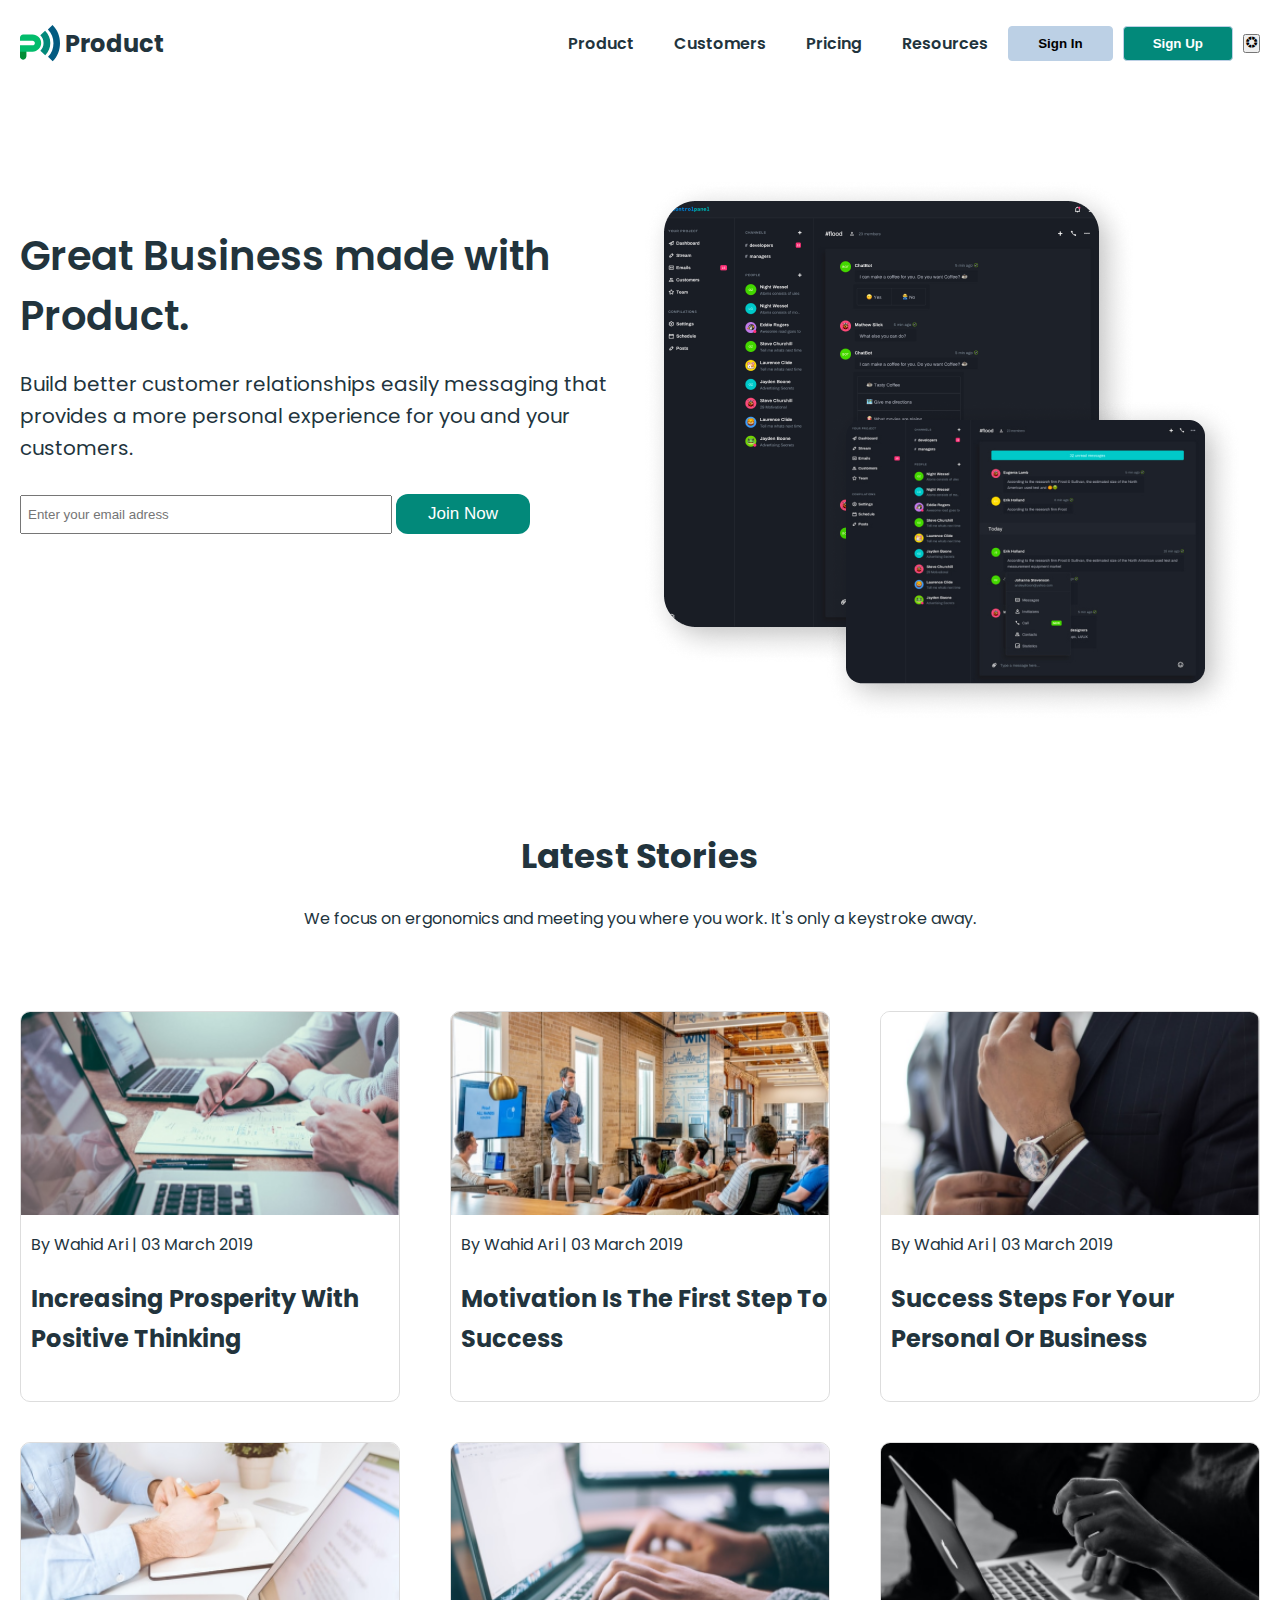
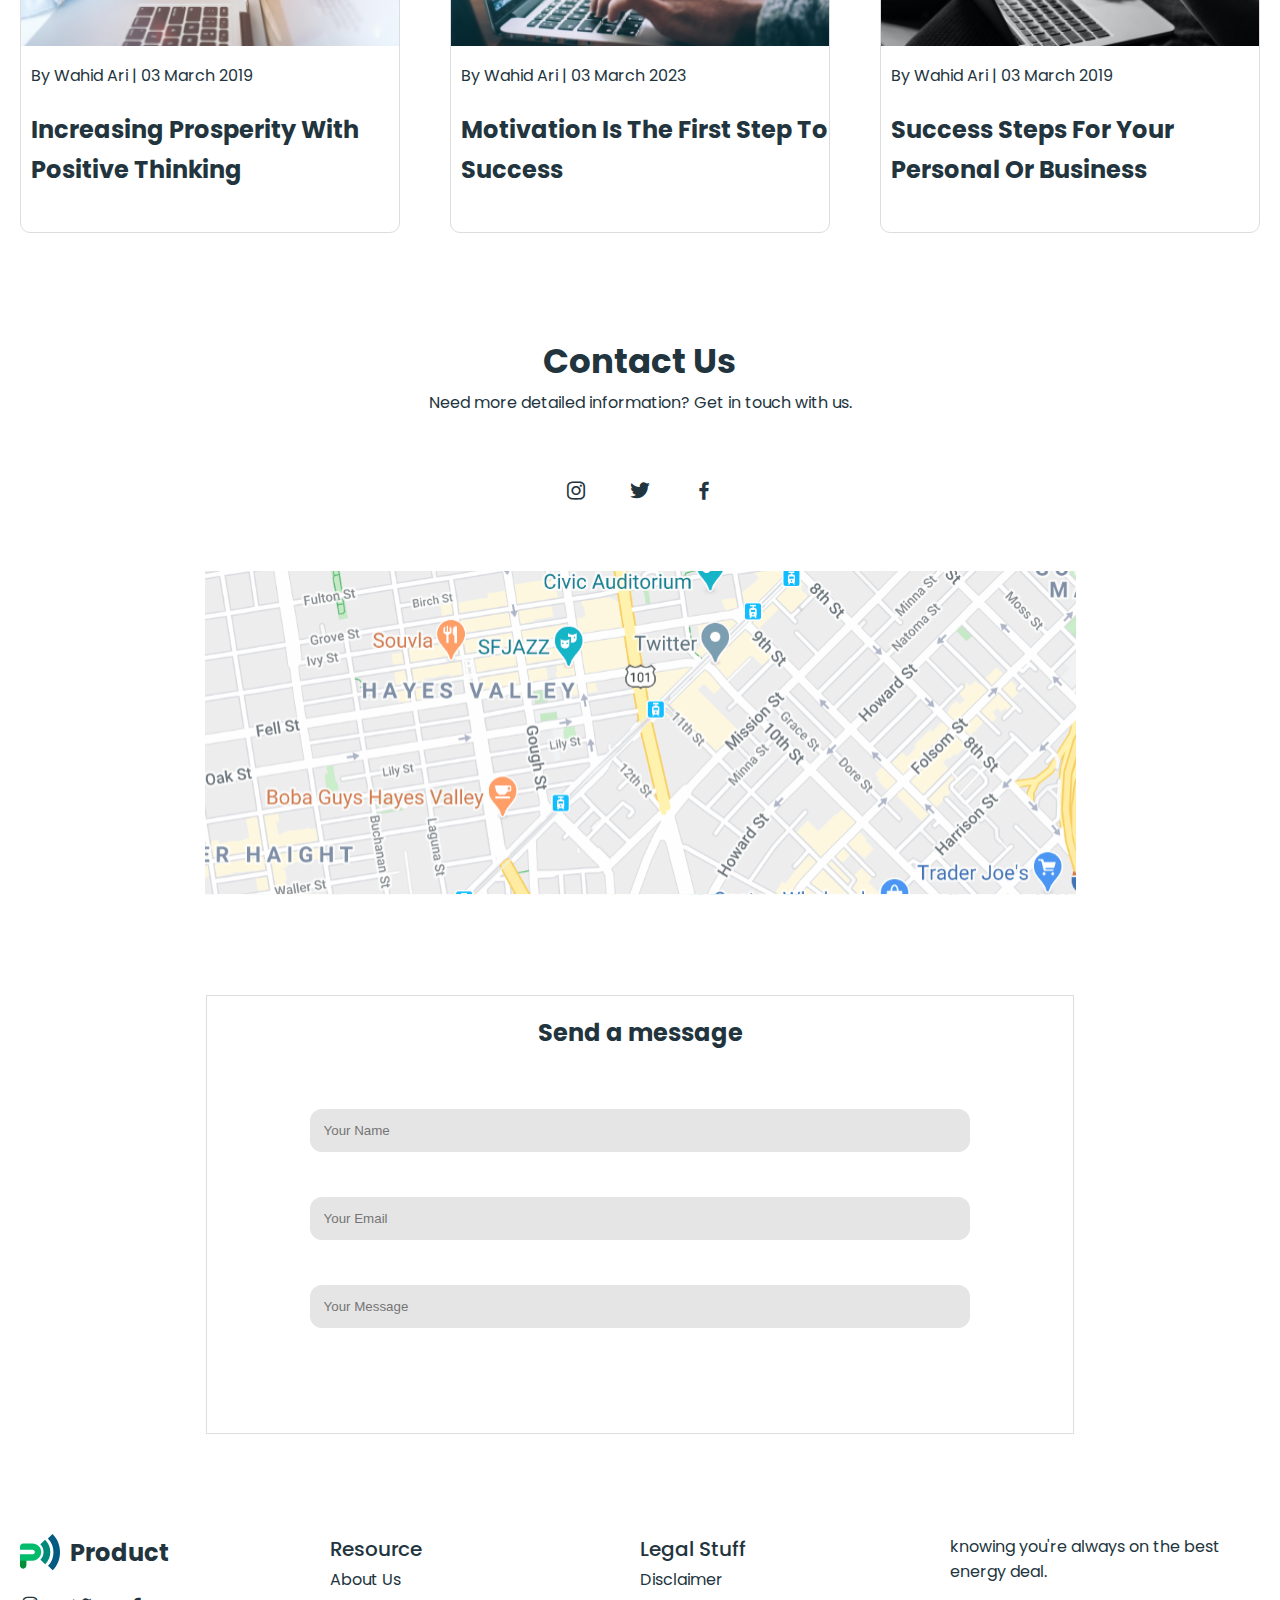
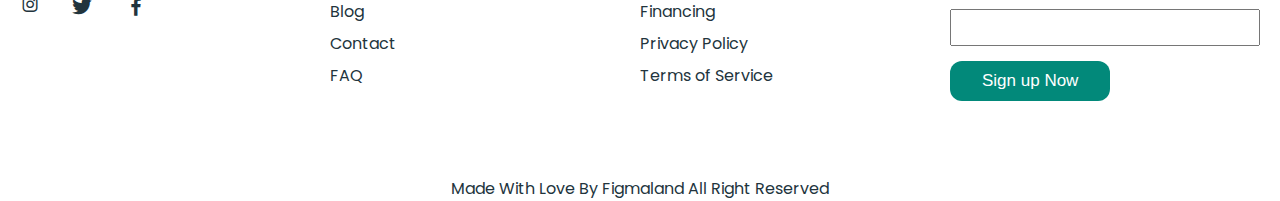
<file: Resources.html>
<!DOCTYPE html>
<html lang="en">
<head>
    <meta charset="UTF-8">
    <meta http-equiv="X-UA-Compatible" content="IE=edge">
    <meta name="viewport" content="width=device-width, initial-scale=1.0">
    <title>MyProduct maket</title>
    <link href='https://unpkg.com/boxicons@2.1.4/css/boxicons.min.css' rel='stylesheet'>
    <link rel="stylesheet" href="./css/style.css">
    <link rel="stylesheet" href="./css/Resources.css">
    <link rel="stylesheet" href="./css/shared.css">
</head>
<body>
 <header>
   <div class="container">
     <div class="hero">
       <div class="hero_logo">
     <img src="./img/hero-logo.svg" alt="hero-pic">
     <h2>Product</h2>
       </div>
       <div class="show"></div>
       <nav class="navbar" id="navList">
         <ul class="nav_list">
              <li class="nav_item">
                  <a class="nav_link" href="index.html">Product</a>
              </li>
              <li class="nav_item">
                  <a class="nav_link" href="customer.html">Customers</a>
              </li>
              <li class="nav_item">
                  <a class="nav_link" href="pricing.html">Pricing</a>
              </li>
              <li class="nav_item">
                  <a class="nav_link" href="Resources.html">Resources</a>
              </li>
         </ul>
         <div class="send">
           <button class="sign_in">
             <a href="#">Sign In</a>
           </button>
           <button class="sign_up">
             <a href="#">Sign Up</a>
           </button>
           <button id="light"><i class='bx bxs-color'></i></button>
         </div>
       </nav>
       <div class="menu" id="menu">
         <i id="icon" class='bx bx-menu'></i>
       </div>
     </div>
   </div>
 </header>  
 <main>
  <section id="businnes">
    <div class="container">
      <div class="businnes">
        <div class="businnes_info">
          <h2>Great Business made with Product.</h2>
          <p>Build better customer relationships easily messaging that provides a more personal experience for you and your customers.</p>
          <form>
            <input class="email" type="email" placeholder="Enter your email adress">
            <input class="submit" type="submit" value="Join Now">
          </form>
        </div>
        <div class="businnes_photo">
          <img src="./img/Group52.png" alt="photo">
        </div>
      </div>
    </div>
  </section>
  <section id="stories">
    <div class="container">
     <h3>Latest Stories</h3>
     <p class="stories_title">We focus on ergonomics and meeting you where you work. It's only a keystroke away. </p>
     <div class="stories">
      <div class="stories_info">
        <img src="./img/ImagePlaceholder.png" alt="photo">
        <p>By Wahid Ari |  03 March 2019</p>
        <h4>Increasing Prosperity With Positive Thinking</h4>
      </div>
      <div class="stories_info">
        <img src="./img/Placeholder(1).png" alt="photo">
        <p>By Wahid Ari |  03 March 2019</p>
        <h4>Motivation Is The First Step To Success</h4>
      </div>
      <div class="stories_info">
        <img src="./img/Placeholder(2).png" alt="photo">
        <p>By Wahid Ari |  03 March 2019</p>
        <h4>Success Steps For Your Personal Or Business</h4>
      </div>
      <div class="stories_info">
        <img src="./img/Placeholder(3).png" alt="photo">
        <p>By Wahid Ari |  03 March 2019</p>
        <h4>Increasing Prosperity With Positive Thinking</h4>
      </div>
      <div class="stories_info">
        <img src="./img/Placeholder(4).png" alt="photo">
        <p>By Wahid Ari |  03 March 2023</p>
        <h4>Motivation Is The First Step To Success</h4>
      </div>
      <div class="stories_info">
        <img src="./img/Placeholder(5).png" alt="photo">
        <p>By Wahid Ari |  03 March 2019</p>
        <h4>Success Steps For Your Personal Or Business</h4>
      </div>
     </div>
    </div>
  </section>
  <section id="contact">
    <div class="container">
      <div class="contact">
        <h2>Contact Us</h2>
        <p class="contact_title">Need more detailed information? Get in touch with us.</p>
        <ul>
          <li>
            <i class='bx bxl-instagram'></i>
          </li>
          <li>
            <i class='bx bxl-twitter'></i>
          </li>
          <li>
            <i class='bx bxl-facebook'></i>
          </li>
        </ul>
        <div class="navigator_pic">
            <img src="./img/@screen.svg" alt="navigator-photo">
        </div>
      </div>
    </div>
  </section>
  <section id="message">
    <div class="container">
     <div class="message">
       <h3>Send a message</h3>
       <form class="form">
         <input class="name_input" type="text" placeholder="Your Name">
         <input class="mail" type="email" placeholder="Your Email">
         <input class="input_text" type="text" placeholder="Your Message">
       </form>
     </div>
    </div>
  </section>
 </main>
 <footer>
    <div class="container">
      <div class="footer_list">
       <div class="network">
        <div class="footer_logo">
          <img src="./img/hero-logo.svg" alt="hero-pic">
          <h2>Product</h2>
        </div>
        <ul class="network_list">
          <li class="network_item">
           <i class='bx bxl-instagram'></i>
          </li>
          <li class="network_item">
           <i class='bx bxl-twitter'></i>
          </li>
          <li class="network_item">
           <i class='bx bxl-facebook'></i>
          </li>
        </ul>
       </div>
       <ul class="Resource_list">
          <li class="Resource_item">Resource</li>
          <li class="Resource_item">About Us</li>
          <li class="Resource_item"> Blog</li>
          <li class="Resource_item">Contact</li>
          <li class="Resource_item">FAQ</li>
       </ul>
       <ul class="legal_list">
          <li class="legal_item">Legal Stuff</li>
          <li class="legal_item">Disclaimer</li>
          <li class="legal_item"> Financing</li>
          <li class="legal_item"> Privacy Policy</li>
          <li class="legal_item">Terms of Service</li>
       </ul>
       <div class="energy">
        <p>knowing you're always on the best energy deal.</p> 
        <form>
          <input class="text" type="text">
          <input class="submit" type="submit" value="Sign up Now">
        </form>
       </div>
      </div>
      <p class="last_p">Made With Love By Figmaland All Right Reserved </p>
     </div>
 </footer>
</body>
<script src="./js/app.js"></script>
</html>
</file>
<file: css/style.css>
@import url('https://fonts.googleapis.com/css2?family=Archivo:wght@400;500;600;700&family=Atkinson+Hyperlegible:wght@400;700&family=Average+Sans&family=Barlow:ital,wght@0,200;0,300;0,400;0,500;0,600;1,200&family=DM+Serif+Display&family=Livvic:ital,wght@0,200;0,300;0,400;0,500;0,600;1,700&family=Montserrat:wght@200;300;400;500;600;700;800&family=Nanum+Gothic&family=Nunito+Sans:wght@300;400;500;600;700&family=Nunito:ital,wght@0,200;0,300;0,400;0,500;0,600;1,200&family=Open+Sans:wght@400;500;600;700&family=Playfair+Display:wght@400;600&family=Poppins:wght@200;300;400;500;600;700;800&family=Public+Sans:wght@200;300;400;500&family=Roboto+Slab:wght@200;300;400;500;600;700&family=Roboto:wght@400;500;700&display=swap');

body{
   background-color: var(--bg-color);
   transition: .4s;
}
*{
    margin: 0;
    padding: 0;
    box-sizing: border-box;
}
.container{
    width: 1240px;
    margin: 0 auto;
}
.hero{
    padding: 25px 0;
    display: flex;
    justify-content: space-between;
    font-family: 'poppins';
}
.hero_logo{
    display: flex;
    align-items: center;
}
.hero_logo h2{
    margin-left: 5px;
    color: #173A56;
}
.navbar{
    display: flex;
}
.nav_list{
    display: flex;
    align-items: center;
    list-style: none;
}
.nav_item{
    padding: 0 20px;
    font-style: normal;
    font-weight: 600;
    font-size: 16px;
    line-height: 28px;
}
.nav_link{
    text-decoration: none;
    color: var(--title-color);
}
.nav_link:hover{
    color: #3170a4;
}
.send{
    display: flex;
    align-items: center;
}
.sign_in{
    cursor: pointer;
    transition: .4s ease all;
}
.sign_in a{
    color:#173A56;
    text-decoration: none;
    font-weight: normal;
    font-weight: 600;
    transition: .4s all ease;
}
.sign_in:hover{
    background-color: #173A56;
}
.sign_in:hover a{
    color: #fff;
}
.sign_in{
    padding: 9px 29px;
    border: 1px solid #BCD0E5;
    border-radius: 4px;
    background-color: #BCD0E5;
}
.sign_up{
    padding: 9px 29px;
    border: 1px solid #BCD0E5;
    border-radius: 4px;
    margin: 0 10px;
    background: #02897A;
    cursor: pointer;
    transition: .4s ease all;
}
.sign_up  a{
    color: #fff;
    font-weight: 600;
    text-decoration: none;
}
.sign_up:hover{
    background-color: #BCD0E5;
}
.sign_up:hover a{
    color: #173A56;
}
#light{
    cursor: pointer;
}
.menu{
    display: none;
    cursor: pointer;
}

:root{
   --title-color:#22343D;
   --btn-color:#fff;
   --btn_color:#02897A;
   --bg-color:#fff;
}
.dark{
    --bg-color:#374257;
    --title-color:#fff;
}

/* works start */
.work{
    padding-top: 80px;
    display: grid;
    grid-template-columns: 1fr 1.5fr;
    font-family: 'poppins';
}
.work_describe{
    padding-top: 80px;
}
.work_describe h1{
    font-style: normal;
    font-weight: 700;
    font-size: 40px;
    line-height: 60px;
    color: var(--title-color);
    margin-bottom: 12px;
}
.work_describe p{
    font-style: normal;
    font-weight: 400;
    font-size: 18px;
    line-height: 28px;
    margin-bottom: 12px;
    color: var(--title-color);
}
.learn{
    display: flex;
    align-items: center;
}
.learn button{
    margin-right: 15px;
    background: #02897A;
    border-radius: 4px;
    padding: 10px 28px;
    color: var(--btn-color);
    border: 0;
    cursor: pointer;
}
.video{
    display: flex;
    align-items: center;
    color: var(--title-color);
}
.video a{
    color: var(--title-color);
    font-size: 17px;
}
/* works end */

/* product start */
.product{
    font-family: 'poppins';
    padding-top: 100px;
    padding-bottom: 70px;
}
.product h1{
    text-align: center;
    color: var(--title-color);
    font-style: normal;
    font-weight: 700;
    font-size: 32px;
    line-height: 48px;
    text-align: center;
    margin-bottom: 70px;
}
.product_box{
    display: grid;
    grid-template-columns: repeat(4, 1fr);
}
.product_box img{
    margin-bottom: 20px;
}
.product_box h3{
    color: var(--title-color);
    margin-bottom: 12px;
}
.product_box p{
    color: var(--title-color);
}
.product_info{
    margin-bottom: 40px;
}
.sign_btn{
    display: block;
    margin: 0 auto;
    padding: 10px 30px;
    background-color: var(--btn_color);
    color: var(--btn-color);
    border-radius: 6px;
    border: 0;
    cursor: pointer;
    transition: .4s;
}
.sign_btn:hover{
    background-color: var(--title-color);
}
/* product end */

/* management start */
.management{
    font-family: 'poppins';
    margin-bottom: 100px;
}
.management_title{
    margin-bottom: 10px;
}
.management_title p{
    font-style: normal;
    font-weight: 600;
    font-size: 16px;
    line-height: 24px;
    color: var(--title-color);
}
.management_title h3{
    text-align: left;
    font-style: normal;
    font-weight: 700;
    font-size: 32px;
    line-height: 48px;
    color: var(--title-color);
}
.management_about{
    display: grid;
    grid-template-columns: 1fr 1fr;
    align-items: center;
}
.management_info h4, p{
    color: var(--title-color);
}
.management_info h4{
    margin-bottom: 20px;
}
.management_info p{
    margin-bottom: 40px;
    padding-right: 90px;
}
/* management end */

/* customer start */
.customer{
    font-family: 'poppins';
    margin-bottom: 100px;
}
.customer_describe{
    display: grid;
    grid-template-columns: repeat(2, 1fr);
    align-items: center;
}
.customer_info p, h4{
   color: var(--title-color);
}
.customer_info h4{
    font-style: normal;
    font-weight: 700;
    font-size: 32px;
    line-height: 48px;
    margin-bottom: 12px;
}
.small_title{
    font-style: normal;
    font-weight: 600;
    font-size: 16px;
    line-height: 24px;
    margin-bottom: 30px;
    padding: 10px 30px 10px 0;
}
.customer_list{
    list-style: none;
}
.customer_item{
    display: flex;
    align-items: center;
    margin-bottom: 30px;
}
.customer_item img{
    margin-right: 10px;
}
/* customer end */

/* Collaborative start */
.Collaborative{
    font-family: 'poppins';
    margin-bottom: 70px;
}
.Collaborative_about{
    display: grid;
    grid-template-columns: 1fr 1fr;
}
.collaborative_info h3, h4, p{
    color: var(--title-color);
}
.collaborative_info h3{
    text-align: left;
    font-style: normal;
    font-weight: 700;
    font-size: 32px;
    line-height: 48px;
    margin-bottom: 20px;
}
.collaborative_list{
    list-style: none;
}
.collaborative_list p{
    font-style: normal;
    font-weight: 400;
    font-size: 16px;
    line-height: 26px;
    margin-bottom: 40px;
    padding-right: 60px;
}
.collaborative_list h4{
    margin-bottom: 10px;
}
/* Collaborative end */

/* Process start */
.Process{
    font-family: 'poppins';
    padding-top: 50px;
    margin-bottom: 100px;
}
.Process h3 {
    text-align: center;
    color: var(--title-color);
}
.Process h3{
    font-style: normal;
    font-weight: 700;
    font-size: 32px;
    line-height: 48px;
    margin-bottom: 13px;
}
.Process p{
    text-align: center;
    font-style: normal;
    font-weight: 500;
    font-size: 16px;
    line-height: 26px;
    padding-bottom: 20px;
    color: var(--title-color);
}
.Process_about{
    display: grid;
    grid-template-columns: 1fr 1fr;
}
.people_pic{
    text-align: center;
}
.people_pic img{
    margin-bottom: 38px;
}
.contact_btn{
    display: block;
    margin: 0 auto;
    padding: 10px 27px;
    color: var(--btn-color);
    background-color: var(--btn_color);
    border: 0;
    border-radius: 9px;
    cursor: pointer;
    font-size: 16px;
    transition: .4s all ease;
}
.contact_btn:hover{
    background-color: #22343D;
}
/* Process end */

/* contents start */
.contents{
    font-family: 'poppins';
    margin-bottom: 100px;
}
.contents h3{
    color: var(--title-color);
    font-style: normal;
    font-weight: 700;
    font-size: 34px;
    line-height: 51px;
    margin-bottom: 7px;
    text-align: left;
}
.info{
    text-align: left;
    font-style: normal;
    font-weight: 500;
    font-size: 16px;
    line-height: 26px;
    margin-bottom: 40px;
}
.contents_box{
    display: flex;
    align-items: center;
    justify-content: space-between;
}
.content{
    width: 348px;
    height: 360px;
    border-radius: 12px;
    overflow: hidden;
    border: 1px solid rgb(199, 199, 199);
    cursor: pointer;
    transition: .8s ease all;
}
.content:hover{
    transform: scale(1.03);
    box-shadow: 2px 2px 10px rgb(179, 179, 179);
}
.content:hover h4{
    color: var(--btn_color);
}
.content img{
    width: 100%;
}
.content p{
    padding-left: 15px;
}
.content h4{
    font-style: normal;
    font-weight: 700;
    font-size: 24px;
    line-height: 40px;
    padding: 15px;
    transition: .5s ease all;
}
/* contents end */

/* price start */
.price_section{
    font-family: 'poppins';
    margin-bottom: 100px;
}
.price_section p, h3{
    color: var(--title-color);
}
.price_section p{
    margin-bottom: 70px;
    text-align: center;
}
.price_section h3{
    text-align: center;
    font-style: normal;
    font-weight: 700;
    font-size: 34px;
    line-height: 51px;
}
.price_box{
    display: flex;
    align-items: center;
    justify-content: space-between;
}
.price{
    width: 322px;
    border-radius: 8px;
    text-align: center;
    border: 1px solid var(--btn_color);
    padding-top: 30px;
    transition: .6s;
    cursor: pointer;
    padding-bottom: 30px;
}
.price:hover{
    background-color: var(--btn_color);
}
.price h4{
    font-style: normal;
    font-weight: 700;
    font-size: 24px;
    line-height: 40px;
    margin-bottom: 15px;
    color: var(--title-color);
}
.price:hover h4{
    color: #fff;
}
.price p{
    margin-bottom: 30px;
}
.price:hover p{
    color: #fff;
}
.price ul{
    list-style: none;
}
.price li{
    color: var(--title-color);
    line-height: 3;
}
.price:hover li{
    color: #fff;
}
.summa span{
    color:#02897A;
    font-style: normal;
    font-weight: 700;
    font-size: 76px;
    line-height: 100px;
}
.summa sup{
    color: var(--title-color);
    font-style: normal;
    font-weight: 700;
    font-size: 24px;
    line-height: 30px;
}
.price:hover .summa sup{
    color: #fff;
}
.summa sub{
    font-style: normal;
    font-weight: 400;
    font-size: 16px;
    line-height: 19px;
    color: #ddd;
}
.price:hover .summa span{
    color: #fff;
}
.order_btn{
    background: #02897A;
    border-radius: 8px;
    padding: 10px 29px;
    border: none;
    color: var(--btn-color);
    cursor: pointer;
    margin-top: 15px;
    margin-bottom: 30px;
}
.price:hover .order_btn{
    background-color: #fff;
    color: #173A56;
}
/* price end */

/* clients start */
.clients{
    font-family: 'poppins';
    margin-bottom: 100px;
}
.clients h2{
    text-align: center;
    color: var(--title-color);
    margin-bottom: 20px;
}
.client_title{
    text-align: center;
    margin-bottom: 60px;
}
.client_about{
    display: grid;
    grid-template-columns: repeat(3, 1fr);
}
.client{
    padding:12px 35px 12px 25px;
}
.product_title{
    padding-top: 20px;
}
.people_job{
    padding-top: 40px;
    display: flex;
    align-items: center;
}
.people_info{
    margin-left: 15px;
}
.people_info h4{
    color: var(--title-color);
}
/* clients end */

/* join start */
.join{
    font-family: 'poppins';
    margin-bottom: 100px;
}
.joining{
    background: #02897A;
    display: grid;
    grid-template-columns: 1fr 1fr;
    align-items: center;
    text-align: center;
    border-radius: 32px;
}
.join_info h2{
    font-style: normal;
    font-weight: 600;
    font-size: 32px;
    line-height: 151.4%;
    color: #fff;
    padding-left: 30px;
    margin-bottom: 50px;
}
.join_info button{
    padding: 10px 38px;
    background: #FFFFFF;
    border-radius: 8px;
    border: none;
    font-style: normal;
    font-weight: 600;
    font-size: 20px;
    line-height: 30px;
    color: #02897A;
    cursor: pointer;
    transition: .5s;
}
.join_info button:hover{
    background-color: #173A56;
    color: #fff;
}
/* join end */

/* footer start */
footer{
    font-family: 'poppins';
}
footer ul{
    list-style: none;
}
footer ul li:first-child{
    font-style: normal;
    font-weight: 500;
    font-size: 20px;
    line-height: 30px
}
.footer_logo{
    display: flex;
    align-items: center;
    margin-bottom: 20px;
}
.footer_logo img{
    margin-right: 10px;
}
.footer_logo h2{
    color: var(--title-color);
}
.network_list{
    display: flex;
    list-style: none;
}
.network_item:first-child{
    padding-left: 0;
}
.network_item{
    font-size: 24px;
    color: var(--title-color);
    padding: 0 15px;
    cursor: pointer;
}
.footer_list{
    display: grid;
    grid-template-columns: repeat(4, 1fr);
    margin-bottom: 35px;
}
.Resource_item{
    line-height: 2;
    color: var(--title-color);
    cursor: pointer;
}
.legal_item{
    line-height: 2;
    color: var(--title-color);
    cursor: pointer;
}
.energy p{
    color: var(--title-color);
    margin-bottom: 25px;
}
form .text{
    width: 100%;
    padding: 9px;
    margin-bottom: 15px;
}
.submit{
    padding: 10px 32px;
    color:#fff;
    font-weight: 500;
    font-size: 17px;
    background-color: #02897A;
    border: none;
    border-radius: 12px;
    cursor: pointer;
    transition: .4s ease all;
}
.submit:hover{
    background-color: #22343D;
}
.last_p{
    text-align: center;
}
/* footer end */
</file>
<file: css/shared.css>
@import url('https://fonts.googleapis.com/css2?family=Archivo:wght@400;500;600;700&family=Atkinson+Hyperlegible:wght@400;700&family=Average+Sans&family=Barlow:ital,wght@0,200;0,300;0,400;0,500;0,600;1,200&family=DM+Serif+Display&family=Livvic:ital,wght@0,200;0,300;0,400;0,500;0,600;1,700&family=Montserrat:wght@200;300;400;500;600;700;800&family=Nanum+Gothic&family=Nunito+Sans:wght@300;400;500;600;700&family=Nunito:ital,wght@0,200;0,300;0,400;0,500;0,600;1,200&family=Open+Sans:wght@400;500;600;700&family=Playfair+Display:wght@400;600&family=Poppins:wght@200;300;400;500;600;700;800&family=Public+Sans:wght@200;300;400;500&family=Roboto+Slab:wght@200;300;400;500;600;700&family=Roboto:wght@400;500;700&display=swap');

*{
    margin: 0;
    padding: 0;
    box-sizing: border-box;
}
.container{
    width: 1240px;
    margin: 0 auto;
}
.hero{
    padding: 25px 0;
    display: flex;
    justify-content: space-between;
    font-family: 'poppins';
}
.hero_logo{
    display: flex;
    align-items: center;
}
.hero_logo h2{
    margin-left: 5px;
    color: var(--title-color);
}
.navbar{
    display: flex;
}
.nav_list{
    display: flex;
    align-items: center;
    list-style: none;
}
.nav_item{
    padding: 0 20px;
    font-style: normal;
    font-weight: 600;
    font-size: 16px;
    line-height: 28px;
}
.nav_link{
    text-decoration: none;
    color: var(--title-color);
}
.nav_link:hover{
    color: #3170a4;
}
.send{
    display: flex;
    align-items: center;
}
.sign_in{
    cursor: pointer;
    transition: .4s ease all;
}
.sign_in a{
    color:var(--text-color);
    text-decoration: none;
    font-weight: normal;
    font-weight: 600;
    transition: .4s all ease;
}
.sign_in:hover{
    background-color: #173A56;
}
.sign_in:hover a{
    color: #fff;
}
.sign_in{
    padding: 9px 29px;
    border: 1px solid #BCD0E5;
    border-radius: 4px;
    background-color: #BCD0E5;
}
.sign_up{
    padding: 9px 29px;
    border: 1px solid #BCD0E5;
    border-radius: 4px;
    margin: 0 10px;
    background: #02897A;
    cursor: pointer;
    transition: .4s ease all;
}
.sign_up  a{
    color: #fff;
    font-weight: 600;
    text-decoration: none;
}
.sign_up:hover{
    background-color: #BCD0E5;
}
.sign_up:hover a{
    color: #173A56;
}
#light{
    cursor: pointer;
}

:root{
    --title-color:#22343D;
    --btn-color:#fff;
    --btn_color:#02897A;
    --bg-color:#fff;
 }
 .dark{
     --bg-color:#374257;
     --title-color:#fff;
 }


@media screen and (max-width:460px) {
 .container{
        width: 96%;
    }
 .navbar{
        display:block;
        position: fixed;
        top: 0;
        right: -100%;
        width: 75%;
        height: 100vh;
        background-color:rgb(76, 107, 109);
        opacity: 0.97;
        transition: .5s all ease;
    }
    .show{
        right: 0;
    }
    .nav_list{
        padding-top: 90px;
        display: flex;
        flex-direction: column;
        justify-content: center;
        margin-bottom: 20px;
    }
 .menu{
        display: block;
        cursor: pointer;
        font-size: 45px;
        z-index: 100;
    }
 .send{
        flex-direction: column;
    }
 .send button{
        margin:0 0 15px 0;
    }

    /* works start */
.work{
    padding-top: 40px;
    display: grid;
    grid-template-columns: 1fr;
    font-family: 'poppins';
}
.work_pic img{
    width: 100%;
}
.work_describe{
    padding-top: 40px;
    text-align: center;
    margin-bottom: 50px;
}
.work_describe h1{
    font-style: normal;
    font-weight: 700;
    font-size:36px;
    line-height: 60px;
    color: var(--title-color);
    margin-bottom: 12px;
}
.work_describe p{
    padding: 0 13px;
    font-style: normal;
    font-weight: 400;
    font-size: 16px;
    line-height: 28px;
    margin-bottom: 12px;
}
.learn{
   justify-content: center;
}

/* product start */
.product_box{
    display: grid;
    grid-template-columns:1fr;
    text-align: center;
}
.product_box p{
    padding: 0 45px;
}
.product_info{
    margin-bottom: 50px;
}
/* product end */

/* management start */
.management_about{
    display: grid;
    grid-template-columns: 1fr;
    align-items: center;
}
.management_title h3{
    margin-bottom: 30px;
}
.management_pic img{
    width: 100%;
}
/* management end */


/* customer start */
.customer{
    margin-bottom: 40px;
}
.customer_describe{
    display: grid;
    grid-template-columns:1fr;
    align-items: center;
    flex-direction: column-reverse;
}
.customer_pic img{
    width: 100%;
    margin-bottom: 30px;
}
.customer_item p{
    padding-right:40px;
}
/* customer end */


/* Collaborative start */
.Collaborative{
    border-top: 1px solid rgb(176, 176, 176);
    font-family: 'poppins';
    margin-bottom: 40px;
    padding-top: 20px;
}
.Collaborative_about{
    display: grid;
    grid-template-columns: 1fr;
}
.collaborative_pic img{
    width: 100%;
}

/* Process start */
.Process{
    margin-bottom: 40px;
    background-image: none;
}
.Process p{
    margin-bottom: 20px;
}
.Process_about{
    display: grid;
    grid-template-columns: 1fr;
}
.people_pic{
    margin-bottom: 30px;
}
.people_pic img{
    width: 100%;
}
/* Process end */

/* contents start */
.contents{
    font-family: 'poppins';
    margin-bottom: 50px;
}
.contents h3{
    text-align: center;
}
.info{
    text-align: center;
}
.contents_box{
    display:block;
    align-items: center;
    flex-wrap: wrap;
}
.content{
    width: 330px;
    height: 360px;
    display: block;
    margin: 0 auto;
    margin-bottom: 50px;
}
.content:hover{
    transform: scale(1);
}

/* price_section start */
.price_section{
    margin-bottom: 50px;
}
.price_box{
    display: block;
    align-items: center;
    justify-content: space-between;
    padding-bottom: 30px;
}
.price{
    display: block;
    margin: 0 auto;
    margin-bottom: 30px;
}
/* price_section end */

/* clients start */
.clients{
    font-family: 'poppins';
    margin-bottom: 30px;
}
.client_about{
    display: grid;
    grid-template-columns: 1fr;
}
.client{
    margin-bottom: 30px;
}
/* clients end */

/* join start */
.join{
    font-family: 'poppins';
    margin-bottom: 50px;
}
.joining{
    background: #02897A;
    display: grid;
    grid-template-columns: 1fr;
    align-items: center;
    text-align: center;
    border-radius: 32px;
}
.join_info h2{
    padding: 20px 25px;
    font-size: 32px;
}
.join_pic img{
    width: 100%;
}
/* join end*/


/* footer start */
.footer_list{
    display: grid;
    grid-template-columns:1fr;
    margin-bottom: 35px;
    text-align: center;
}
.network{
    margin-bottom: 35px;
    display: block;
    margin: 0 auto;
}
.network_list{
    margin-left: 20px;
}
.Resource_list{
    margin-bottom: 25px;
    margin-top: 25px;
}
.legal_list{
    margin-bottom: 25px;
}
.last_p{
    display: none;
}
.energy p{
    padding: 0 50px;
}
/* footer end */


/* CUSTOMER.HTML START */
/* company start */
.company{
    font-family: 'poppins';
    padding-top: 30px;
    margin-bottom: 90px;
}
.logo_item{
    margin-bottom: 20px;
}
.logo_item img{
    padding:10px 30px;
}
/* company end */

/* choose start */
.choose{
    font-family: 'poppins';
    padding-top: 20px;
    margin-bottom: 70px;
}
.choose_box{
    padding-top: 80px;
    display: grid;
    grid-template-columns:1fr;
}
.choose_info{
    margin-bottom: 20px;
}
/* choose end */

/* product start */
.products{
    font-family: 'poppins';
    margin-bottom: 50px;
}
.product_describe{
    display: grid;
    grid-template-columns: 1fr;
    row-gap: 100px;
    padding-left: 10px;
}
.product_describe img{
    width: 100%;
}
.products button{
    margin-top: 50px;
}
/* product end */

/* thoughts start */
.thoughts{
    font-family: 'poppins';
    margin-bottom: 40px;
}
.thoughts_box{
    display: grid;
    grid-template-columns: 1fr;
}
.thoughts_info{
    margin-bottom: 50px;
}
/* thoughts end*/


/*  CUSTOMER.HTML END */


/* PRICING.HTML STAR */
.pricing{
    padding-top: 40px;
}
.pricing h4{
    font-size: 24px;
}
.pricing h2{
    font-size: 32px;
}
.enterprice{
    margin-bottom: 90px;
}
.enterprice h2{
    font-size: 34px;
}
/* effects start */
.effects{
    font-family: 'poppins';
    margin-bottom: 80px;
}
.effects_about{
    display: grid;
    grid-template-columns: 1fr;
}
.pic img{
    width: 100%;
    margin-bottom: 30px;
}

/* questions start */
.questions{
    font-family: 'poppins';
    margin-bottom: 100px;
}
.question_title{
    padding: 0 12px;
}
.question_list{
    display: grid;
    grid-template-columns: 1fr;
}
.question_item1 p{
    padding-right: 20px;
}
/* questions end */
/* PRICING.HTML END */

/* RESOURCES.HTML START */
/* businnes start */
#businnes{
    font-family: 'poppins';
    padding-top: 20px;
}
.businnes{
    display: grid;
    grid-template-columns: 1fr;
    text-align: center;
}
.businnes_info{
    padding: 0 25px;
}
.businnes_photo img{
    width: 100%;
}
/* businnes end */

/* stories start */
#stories{
    font-family: 'poppins';
    margin-bottom: 100px;
}
.stories{
    display: grid;
    grid-template-columns:1fr;
    row-gap: 40px;
    column-gap: 50px;
}
/* stories end */

/* contact start */
.navigator_pic img{
    width: 100%;
}
/* contact end */

/* message start */
.message{
    width: 90%;
}
.form input{
    width: 95%;
}
/* message end */
/* RESOURCES.HTML END */

}
</file>
<file: css/customer.css>
/* company start */
.company{
    font-family: 'poppins';
    padding-top: 80px;
    margin-bottom: 90px;
}
.company h1{
    text-align: center;
    color: var(--title-color);
    font-style: normal;
    font-weight: 700;
    font-size: 40px;
    line-height: 60px;
}
.logo_list{
    display: flex;
    list-style: none;
    justify-content: space-evenly;
    padding-top: 70px;
   flex-wrap: wrap;
}
/* company end */

/* choose start */
.choose{
    font-family: 'poppins';
    padding-top: 40px;
    margin-bottom: 100px;
}
.choose h1{
    text-align: center;
    font-style: normal;
    font-weight: 700;
    font-size: 34px;
    line-height: 51px;
    color: var(--title-color);
}
.choose_box{
    padding-top: 80px;
    display: grid;
    grid-template-columns: repeat(3, 1fr);
}
.choose_info{
    text-align: center;
    padding: 10px 40px;
}
.choose_info h4{
    font-style: normal;
    font-weight: 700;
    font-size: 24px;
    line-height: 33px;
    margin-bottom: 15px;
}
/* choose end */

/* products start */
.products{
    font-family: 'poppins';
    margin-bottom: 100px;
}
.products h2{
    text-align: center;
    color: var(--title-color);
    font-style: normal;
    font-weight: 700;
    font-size: 34px;
    line-height: 51px;
    margin-bottom: 60px;
}
.product_describe{
    display: grid;
    grid-template-columns: repeat(2, 1fr);
    row-gap: 100px;
}
.product_infos h4{
    margin-bottom: 30px;
    font-size: 20px;
}
.product_infos h3{
    margin-bottom: 40px;
    font-size: 24px;
}
.product_infos p{
    padding: 0 50px 0 0;
}
.products button{
    display: block;
    margin: 0 auto;
    margin-top: 80px;
    padding: 10px 35px;
    cursor: pointer;
    border-radius: 14px;
    background: #396e9c;
    color: #fff;
    border: 0;
    transition: .5s;
}
.products button:hover{
    background-color: #3981c1;
} 
/* products end */

/* thoughts start */
.thoughts{
    font-family: 'poppins';
    margin-bottom: 100px;
}
.thoughts h2{
    text-align: center;
    color: var(--title-color);
    font-style: normal;
    font-weight: 700;
    font-size: 32px;
    line-height: 48px;
    text-align: center;
    margin-bottom: 80px;
}
.thoughts_box{
    display: grid;
    grid-template-columns: 1fr 1fr;
    text-align: center;
}
.thoughts_info img{
    margin-bottom: 25px;
}
.thoughts_info h4{
    margin-bottom: 20px;
    font-style: normal;
    font-weight: 500;
    font-size: 24px;
    line-height: 28px;
}
.types{
    list-style: none;
}
.item{
    margin-bottom: 20px;
    color: var(--title-color);
}
/* thoughts end */
</file>
<file: css/pricing.css>
/* pricing start */
.pricing{
    padding-top: 100px;
}
.pricing h2{
    text-align: center;
    color: var(--title-color);
    font-style: normal;
    font-weight: 700;
    font-size: 40px;
    line-height: 60px;
    margin: 25px 0;
}
/* pricing end */

/* enterprice start */
.enterprice{
    font-family: 'poppins';
    padding-top: 90px;
    text-align: center;
    margin-bottom: 190px;
}
.enterprice h4{
    color: var(--title-color);
    font-style: normal;
    font-weight: 600;
    font-size: 24px;
    line-height: 36px;
    margin-bottom: 30px;
}
.enterprice h2{
    color: var(--title-color);
    font-style: normal;
    font-weight: 700;
    font-size: 34px;
    line-height: 51px;
    margin-bottom: 15px;
}
.enterprice p{
    font-style: normal;
    font-weight: 400;
    font-size: 18px;
    line-height: 27px;
    margin-bottom: 30px;
}
.enterprice button{
    padding: 10px 32px;
    border: none;
    border-radius: 12px;
    color: #fff;
    font-size: 17px;
    background-color: rgb(7, 45, 85);
    cursor: pointer;
    transition: .5s ease all;
}
.enterprice button:hover{
    background-color: rgb(24, 80, 139);
}
/* enterprice end */

/* effects start */
.effects{
    font-family: 'poppins';
    margin-bottom: 100px;
}
.effects h2{
    text-align: center;
    color: var(--title-color);
    margin-bottom: 70px;
    font-style: normal;
    font-weight: 700;
    font-size: 34px;
    line-height: 51px;
}
.effects_about{
    display: grid;
    grid-template-columns: 1fr 1fr;
}
.enterpreneur_list{
    list-style: none;
}
.enterpreneur_item{
    margin-bottom: 50px;
}
.enterpreneur_item p{
    padding-right: 70px;
}
.Enterpreneur{
    display: flex;
    align-items: center;
    margin-bottom: 20px;
}
.Enterpreneur img{
    margin-right: 14px;
}
/* effects end */


/* questions start */
.questions{
    font-family: 'poppins';
    margin-bottom: 100px;
}
.questions h2{
    text-align: center;
    color: var(--title-color);
    font-style: normal;
    font-weight: 700;
    font-size: 34px;
    line-height: 51px;
    margin-bottom: 25px;
}
.question_title{
    text-align: center;
    color: var(--title-color);
    font-style: normal;
    font-weight: 400;
    font-size: 18px;
    line-height: 27px;
    margin-bottom: 80px;
}
.question_list img{
    margin-right: 20px;
}
.question_item{
    border-bottom: 1px solid rgba(166, 166, 166, 0.593);
    list-style: none;
    padding: 25px 0;
    display: flex;
}
.question_item1{
    border-bottom: 1px solid rgba(166, 166, 166, 0.593);
    list-style: none;
    padding: 25px 0;
}
.ques{
    display: flex;
    margin-bottom: 30px;
}
/* questions end */
</file>
<file: css/Resources.css>
/* businnes start */
#businnes{
    font-family: 'poppins';
    padding-top: 90px;
    margin-bottom: 100px;
}
.businnes{
    display: grid;
    grid-template-columns: 1fr 1fr;
}
.businnes_info{
    padding-top: 50px;
}
.businnes_info h2{
    font-style: normal;
    font-weight: 600;
    font-size: 40px;
    line-height: 149%;
    color: var(--title-color);
    margin-bottom: 22px;
}
.businnes_info p{
    font-style: normal;
    font-weight: 400;
    font-size: 20px;
    line-height: 160%;
    color: var(--title-color);
    margin-bottom: 30px;
}
form{
    margin-bottom: 40px;
}
.email{
    padding: 10px 6px;
    width: 60%;
    margin-bottom: 20px;
}
/* businnes end */

/* stories start */
#stories{
    font-family: 'poppins';
    margin-bottom: 100px;
}
#stories h3{
    color: var(--title-color);
    text-align: center;
    margin-bottom: 24px;
    font-style: normal;
    font-weight: 700;
    font-size: 34px;
    line-height: 51px;
}
.stories_title{
    color: var(--title-color);
    text-align: center;
    margin-bottom: 80px;
}
.stories{
    display: grid;
    grid-template-columns: repeat(3, 1fr);
    row-gap: 40px;
    column-gap: 50px;
} 
.stories_info{
    border: 1px solid #ddd;
    padding-bottom: 30px;
    border-radius: 10px;
    overflow: hidden;
    cursor: pointer;
}
.stories_info:hover h4{
    color: cadetblue;
}
.stories_info img{
    width: 100%;
}
.stories_info p{
    padding: 10px 0 12px 10px;
}
.stories_info h4{
    font-style: normal;
    font-weight: 700;
    font-size: 24px;
    line-height: 40px;
    padding: 10px 0 12px 10px;
}
/* stories end */

/* contact staart */
#contact{
    font-family: 'poppins';
    margin-bottom: 100px;
}
#contact h2{
    text-align: center;
    color: var(--title-color);
    font-style: normal;
    font-weight: 700;
    font-size: 34px;
    line-height: 57px;
}
.contact_title{
    text-align: center;
    color: var(--title-color);
    padding: 0 20px;
}
.contact ul{
    list-style: none;
    display: flex;
    justify-content: center;
    margin: 60px 0;
}
.contact li{
    padding: 0 20px;
    color: var(--title-color);
    font-size: 24px;
    cursor: pointer;
    transition: .4s;
}
.contact li:hover{
    transform: scale(1.2);
}
.navigator_pic{
    display: flex;
    justify-content: center;
}
/* contact end */

/* message start */
#message{
    font-family: 'poppins';
    margin-bottom: 100px;
}
.message{
    border: 1px solid #ddd;
    padding: 20px;
    margin: 0 auto;
    display: block;
    width: 70%;
}
.message h3{
    text-align: center;
    color: var(--title-color);
    font-style: normal;
    font-weight: 700;
    font-size: 24px;
    line-height: 33px;
    margin-bottom: 60px;
}
.form{
    text-align: center;
}
.form input{
    width: 80%;
    margin-bottom: 45px;
    background-color: rgb(230, 229, 229);
    border-radius: 12px;
    border: 0;
}
.name_input{
    padding: 14px;
}
.mail{
    padding: 14px;
}
.input_text{
    padding: 14px;
}
/* message end */
</file>
